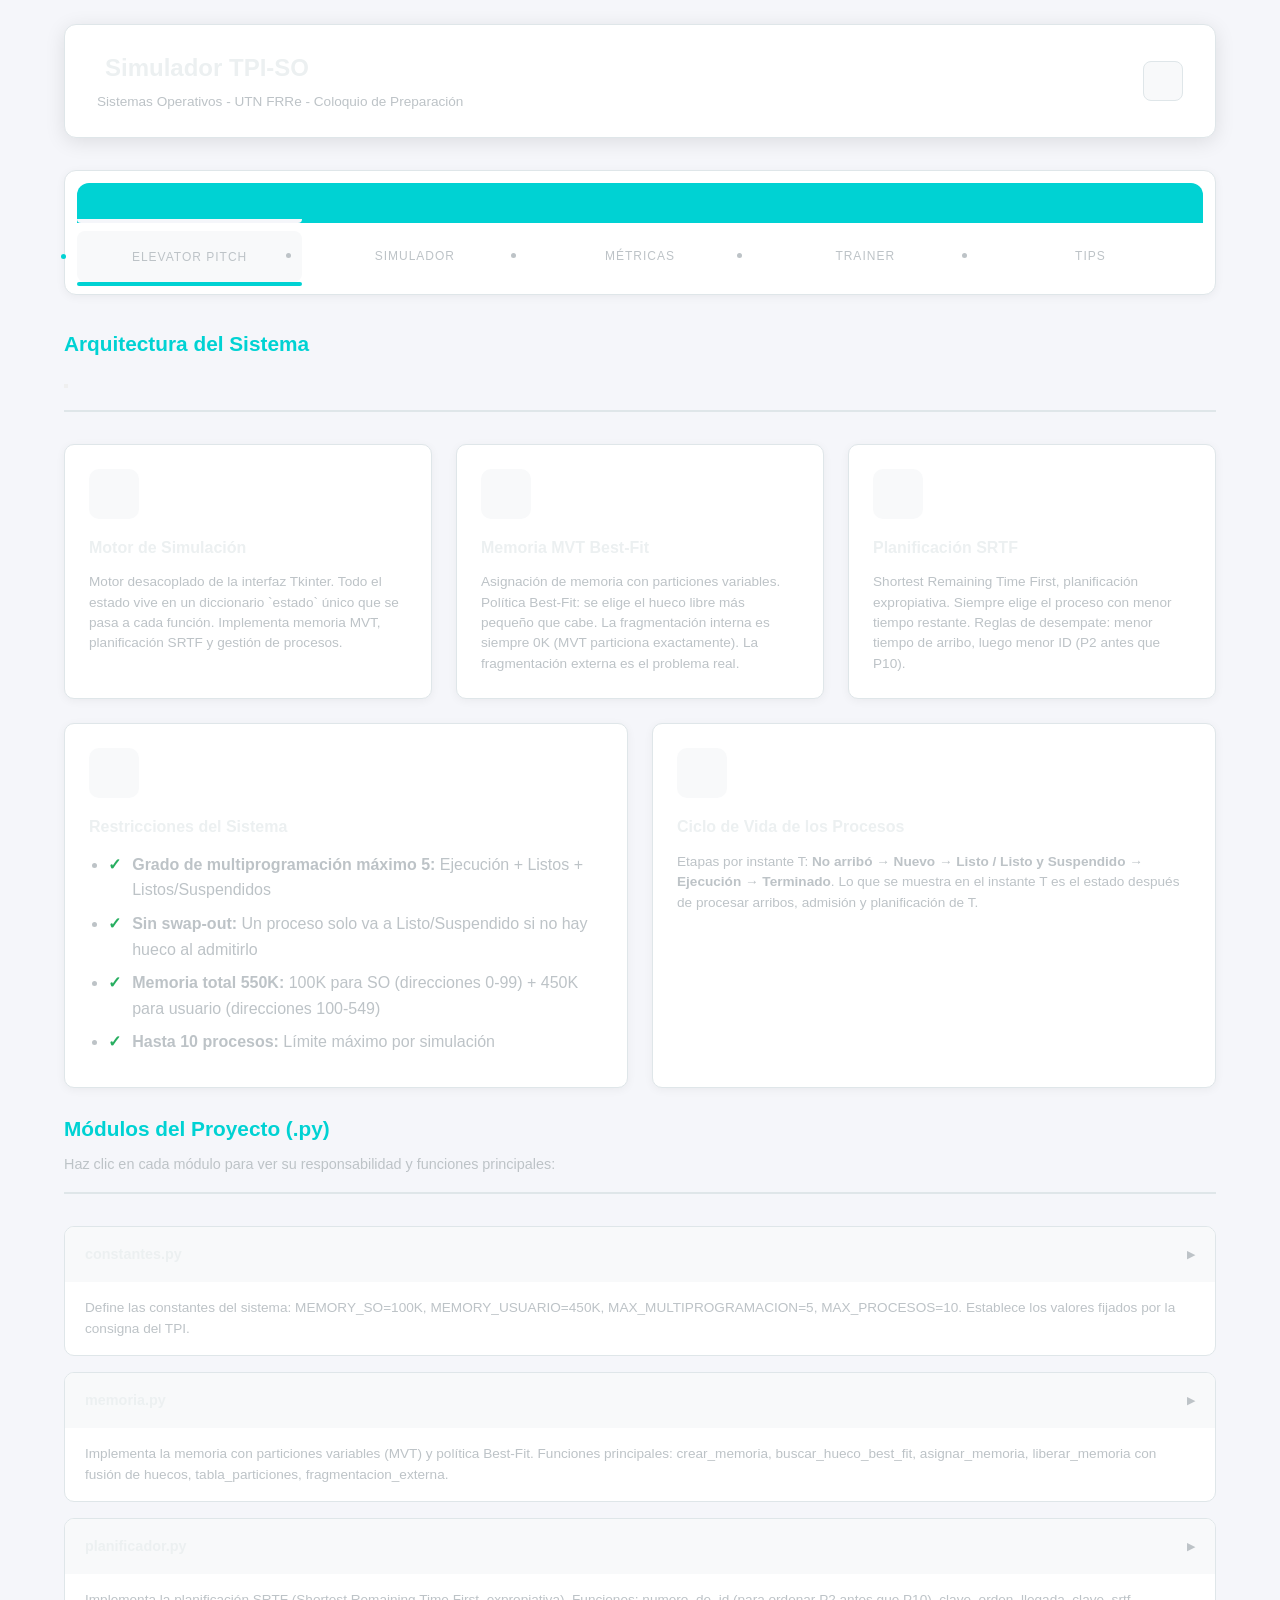
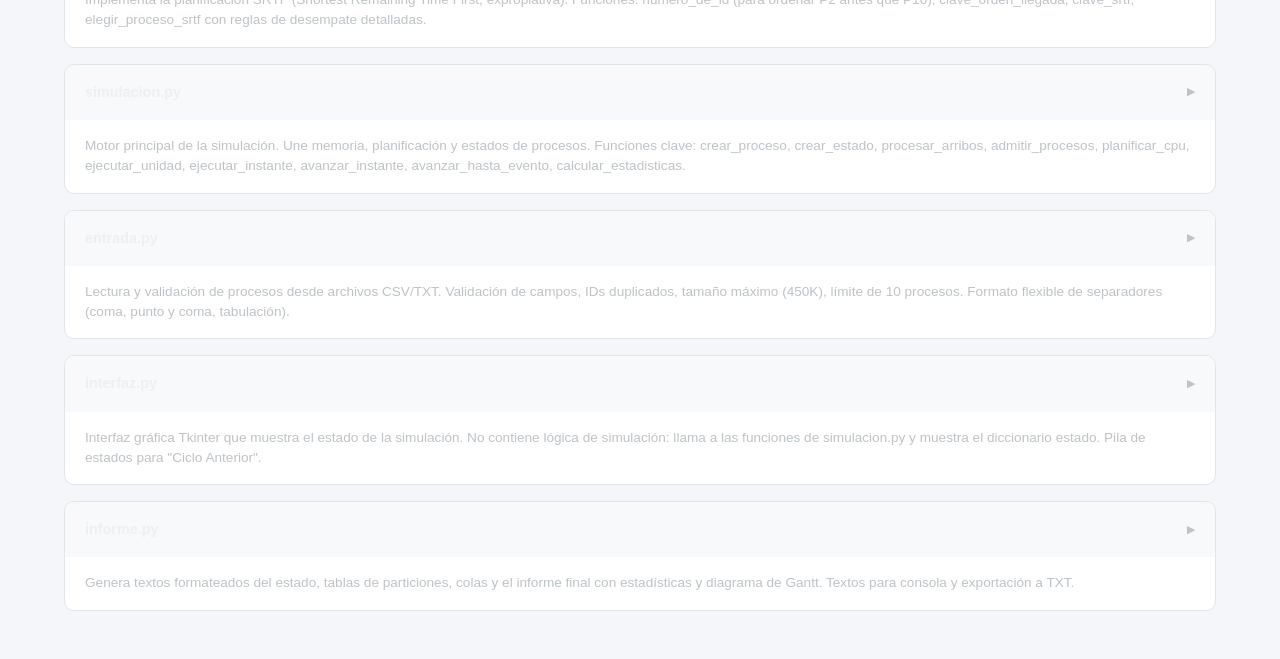
<file: web-coloquio/index.html>
<!DOCTYPE html>
<html lang="es" dir="ltr">
<head>
  <meta charset="UTF-8">
  <meta name="viewport" content="width=device-width, initial-scale=1.0">
  <title>Simulador TPI-SO - Coloquio de Sistemas Operativos</title>
  <link rel="stylesheet" href="styles.css">
  <link rel="manifest" href="manifest.json">
  <meta name="theme-color" content="#00d2d3">
</head>
<body>
  <div class="pwa-container">
    <!-- Header con título y modo oscuro/claro -->
    <header class="pwa-header">
      <div class="header-left">
        <h1><i class="fas fa-cpu pwa-icon"></i> Simulador TPI-SO</h1>
        <p class="header-subtitle">Sistemas Operativos - UTN FRRe - Coloquio de Preparación</p>
      </div>
      <div class="header-right">
        <button id="theme-toggle" class="theme-btn" aria-label="Alternar modo oscuro/claro">
          <i class="fas fa-moon moon-icon"></i>
        </button>
      </div>
    </header>

    <!-- Navegación de pestañas -->
    <nav class="pwa-tabs">
      <div class="tab-header">
        <span class="tab-indicator"></span>
      </div>
      <ul class="tab-nav">
        <li class="tab-item active" data-tab="elevator" role="tab" aria-selected="true" aria-label="Elevator Pitch">
          <div class="tab-icon"><i class="fas fa-quote-left"></i></div>
          <span class="tab-label">Elevator Pitch</span>
        </li>
        <li class="tab-item" data-tab="simulator" role="tab" aria-selected="false" aria-label="Simulador Interactivo">
          <div class="tab-icon"><i class="fas fa-simulator"></i></span>
          <span class="tab-label">Simulador</span>
        </li>
        <li class="tab-item" data-tab="metrics" role="tab" aria-selected="false" aria-label="Métricas y Fórmulas">
          <div class="tab-icon"><i class="fas fa-chart-bar"></i></span>
          <span class="tab-label">Métricas</span>
        </li>
        <li class="tab-item" data-tab="flashcards" role="tab" aria-selected="false" aria-label="Trainer de Coloquio">
          <div class="tab-icon"><i class="fas fa-brain"></i></span>
          <span class="tab-label">Trainer</span>
        </li>
        <li class="tab-item" data-tab="tips" role="tab" aria-selected="false" aria-label="Recomendaciones">
          <div class="tab-icon"><i class="fas fa-lightbulb"></i></span>
          <span class="tab-label">Tips</span>
        </li>
      </ul>
    </nav>

    <!-- Contenido de las pestañas -->
    <main class="pwa-main">
      <!-- TAB 1: Elevator Pitch -->
      <section id="elevator" class="pwa-section active">
        <div class="section-header">
          <h2><i class="fas fa-diagram-project"></i> Arquitectura del Sistema</h2>
          <button class="info-btn" aria-label="Más información sobre la arquitectura">
            <i class="fas fa-info-circle"></i>
          </button>
        </div>

        <div class="architecture-grid">
          <div class="arch-card">
            <div class="arch-icon"><i class="fas fa-database"></i></div>
            <h3>Motor de Simulación</h3>
            <p>Motor desacoplado de la interfaz Tkinter. Todo el estado vive en un diccionario `estado` único que se pasa a cada función. Implementa memoria MVT, planificación SRTF y gestión de procesos.</p>
          </div>

          <div class="arch-card">
            <div class="arch-icon"><i class="fas fa-memory"></i></div>
            <h3>Memoria MVT Best-Fit</h3>
            <p>Asignación de memoria con particiones variables. Política Best-Fit: se elige el hueco libre más pequeño que cabe. La fragmentación interna es siempre 0K (MVT particiona exactamente). La fragmentación externa es el problema real.</p>
          </div>

          <div class="arch-card">
            <div class="arch-icon"><i class="fas fa-cpu"></i></div>
            <h3>Planificación SRTF</h3>
            <p>Shortest Remaining Time First, planificación expropiativa. Siempre elige el proceso con menor tiempo restante. Reglas de desempate: menor tiempo de arribo, luego menor ID (P2 antes que P10).</p>
          </div>
        </div>

        <div class="architecture-grid">
          <div class="arch-card">
            <div class="arch-icon"><i class="fas fa-users"></i></div>
            <h3>Restricciones del Sistema</h3>
            <ul class="constraints-list">
              <li><strong>Grado de multiprogramación máximo 5:</strong> Ejecución + Listos + Listos/Suspendidos</li>
              <li><strong>Sin swap-out:</strong> Un proceso solo va a Listo/Suspendido si no hay hueco al admitirlo</li>
              <li><strong>Memoria total 550K:</strong> 100K para SO (direcciones 0-99) + 450K para usuario (direcciones 100-549)</li>
              <li><strong>Hasta 10 procesos:</strong> Límite máximo por simulación</li>
            </ul>
          </div>

          <div class="arch-card">
            <div class="arch-icon"><i class="fas fa-clock"></i></div>
            <h3>Ciclo de Vida de los Procesos</h3>
            <p>Etapas por instante T: <strong>No arribó → Nuevo → Listo / Listo y Suspendido → Ejecución → Terminado</strong>. Lo que se muestra en el instante T es el estado después de procesar arribos, admisión y planificación de T.</p>
          </div>
        </div>

        <div class="section-header">
          <h2><i class="fas fa-folder"></i> Módulos del Proyecto (.py)</h2>
          <p>Haz clic en cada módulo para ver su responsabilidad y funciones principales:</p>
        </div>

        <div class="modules-list">
          <div class="module-item" data-module="constantes">
            <div class="module-header">
              <h4><i class="fas fa-history"></i> constantes.py</h4>
              <span class="module-expand">▶</span>
            </div>
            <div class="module-content">
              <p>Define las constantes del sistema: MEMORY_SO=100K, MEMORY_USUARIO=450K, MAX_MULTIPROGRAMACION=5, MAX_PROCESOS=10. Establece los valores fijados por la consigna del TPI.</p>
            </div>
          </div>

          <div class="module-item" data-module="memoria">
            <div class="module-header">
              <h4><i class="fas fa-layer-group"></i> memoria.py</h4>
              <span class="module-expand">▶</span>
            </div>
            <div class="module-content">
              <p>Implementa la memoria con particiones variables (MVT) y política Best-Fit. Funciones principales: crear_memoria, buscar_hueco_best_fit, asignar_memoria, liberar_memoria con fusión de huecos, tabla_particiones, fragmentacion_externa.</p>
            </div>
          </div>

          <div class="module-item" data-module="planificador">
            <div class="module-header">
              <h4><i class="fas fa-sort-alpha-down"></i> planificador.py</h4>
              <span class="module-expand">▶</span>
            </div>
            <div class="module-content">
              <p>Implementa la planificación SRTF (Shortest Remaining Time First, expropiativa). Funciones: numero_de_id (para ordenar P2 antes que P10), clave_orden_llegada, clave_srtf, elegir_proceso_srtf con reglas de desempate detalladas.</p>
            </div>
          </div>

          <div class="module-item" data-module="simulacion">
            <div class="module-header">
              <h4><i class="fas fa-server"></i> simulacion.py</h4>
              <span class="module-expand">▶</span>
            </div>
            <div class="module-content">
              <p>Motor principal de la simulación. Une memoria, planificación y estados de procesos. Funciones clave: crear_proceso, crear_estado, procesar_arribos, admitir_procesos, planificar_cpu, ejecutar_unidad, ejecutar_instante, avanzar_instante, avanzar_hasta_evento, calcular_estadisticas.</p>
            </div>
          </div>

          <div class="module-item" data-module="entrada">
            <div class="module-header">
              <h4><i class="fas fa-file-import"></i> entrada.py</h4>
              <span class="module-expand">▶</span>
            </div>
            <div class="module-content">
              <p>Lectura y validación de procesos desde archivos CSV/TXT. Validación de campos, IDs duplicados, tamaño máximo (450K), límite de 10 procesos. Formato flexible de separadores (coma, punto y coma, tabulación).</p>
            </div>
          </div>

          <div class="module-item" data-module="interfaz">
            <div class="module-header">
              <h4><i class="fas fa-desktop"></i> interfaz.py</h4>
              <span class="module-expand">▶</span>
            </div>
            <div class="module-content">
              <p>Interfaz gráfica Tkinter que muestra el estado de la simulación. No contiene lógica de simulación: llama a las funciones de simulacion.py y muestra el diccionario estado. Pila de estados para "Ciclo Anterior".</p>
            </div>
          </div>

          <div class="module-item" data-module="informe">
            <div class="module-header">
              <h4><i class="fas fa-file-text"></i> informe.py</h4>
              <span class="module-expand">▶</span>
            </div>
            <div class="module-content">
              <p>Genera textos formateados del estado, tablas de particiones, colas y el informe final con estadísticas y diagrama de Gantt. Textos para consola y exportación a TXT.</p>
            </div>
          </div>
        </div>
      </section>

      <!-- TAB 2: Simulador Interactivo -->
      <section id="simulator" class="pwa-section">
        <div class="section-header">
          <h2><i class="fas fa-simulator"></i> Simulador Interactivo Paso a Paso</h2>
          <p>Replica exacta la lógica de la simulación Python. Inicialización en T=0, las 5 micro-etapas de cada avance [T, T+1), visualización en vivo.</p>
        </div>

        <!-- Controles de simulación -->
        <div class="simulation-controls">
          <div class="control-group">
            <button class="btn btn-primary" id="btn-reiniciar" disabled>
              <i class="fas fa-undo"></i> Reiniciar (T=0)
            </button>
            <button class="btn btn-success" id="btn-paso" disabled>
              <i class="fas fa-step-forward"></i> Avanzar 1 Instante (T → T+1)
            </button>
            <button class="btn btn-info" id="btn-evento" disabled>
              <i class="fas fa-arrow-right"></i> Siguiente Evento (Arribo/Fin)
            </button>
            <button class="btn btn-warning" id="btn-retroceder" disabled>
              <i class="fas fa-step-backward"></i> Ciclo Anterior
            </button>
          </div>

          <div class="control-group" style="justify-content: flex-start;">
            <button class="btn btn-secondary" id="btn-lote-1">Lote 1</button>
            <button class="btn btn-secondary" id="btn-lote-2">Lote 2</button>
            <button class="btn btn-secondary" id="btn-lote-3">Lote 3</button>
            <button class="btn btn-secondary" id="btn-lote-4">Lote 4</button>
            <button class="btn btn-secondary" id="btn-lote-5">Lote 5</button>
            <button class="btn btn-secondary" id="btn-lote-6">Lote 6</button>
          </div>
        </div>

        <!-- Panel de estado en vivo -->
        <div class="live-status">
          <div class="status-card">
            <div class="status-header">
              <span class="status-label">Reloj del Sistema</span>
              <span class="status-value" id="reloj-t">--</span>
            </div>
            <div class="status-header">
              <span class="status-label">Grado Multiprogramación</span>
              <span class="status-value" id="grado">0/5</span>
            </div>
          </div>

          <div class="status-card">
            <div class="status-header">
              <span class="status-label">CPU</span>
              <span class="status-value" id="estado-cpu">LIBRE</span>
            </div>
            <div class="status-header">
              <span class="status-label">Restante</span>
              <span class="status-value" id="resto-cpu">-</span>
            </div>
          </div>

          <div class="status-card">
            <div class="status-header">
              <span class="status-label">Alertas SRTF</span>
              <span class="status-value" id="alertas">--</span>
            </div>
          </div>
        </div>

        <!-- Visualización de Memoria -->
        <div class="memory-visualization">
          <h3>Memoria MVT (550K: 100K SO + 450K Usuario)</h3>
          <div class="memory-bar" id="memory-bar">
            <div class="memory-segment so" style="width: 18.18%; background: #ff7675;">
              SO (100K)
            </div>
          </div>
          <p class="memory-desc">Particiones de memoria en tiempo real. Best-Fit con fusión de huecos contiguos al liberar.</p>
        </div>

        <!-- Tabla de procesos -->
        <div class="process-table">
          <h3>Colas de Procesos</h3>
          <div class="table-tabs">
            <button class="table-tab active" data-table="listos">Listos</button>
            <button class="table-tab" data-table="suspendidos">Listos y Suspendidos</button>
            <button class="table-tab" data-table="nuevos">Nuevos</button>
          </div>

          <table>
            <thead>
              <tr>
                <th>ID</th>
                <th>Tamaño</th>
                <th>Arribo</th>
                <th>Irrupción</th>
                <th>Restante</th>
                <th>Estado</th>
              </tr>
            </thead>
            <tbody id="processes-body">
              <tr><td colspan="6" class="empty-state">Cargue un lote o agregue procesos</td></tr>
            </tbody>
          </table>
        </div>

        <!-- Diagrama de Gantt -->
        <div class="gantt-chart">
          <h3>Diagrama de Gantt Dinámico</h3>
          <canvas id="gantt-canvas" width="800" height="50"></canvas>
          <p class="gantt-legend">
            <span class="legend-item"><div class="legend-color" style="background: #3498db;"></div>CPU</span>
            <span class="legend-item"><div class="legend-color" style="background: #f1c40f;"></div>Ociosa</span>
          </p>
        </div>

        <!-- Log de sucesos -->
        <div class="event-log">
          <h3>Log de Sucesos (últimos)</h3>
          <div class="log-container">
            <div class="log-empty" id="log-empty">
              Cargue un lote para ver los sucesos de simulación
            </div>
            <div class="log-content" id="log-content"></div>
          </div>
        </div>
      </section>

      <!-- TAB 3: Métricas y Fórmulas -->
      <section id="metrics" class="pwa-section">
        <div class="section-header">
          <h2><i class="fas fa-chart-bar"></i> Métricas y Fórmulas en Vivo</h2>
          <p>Cálculo automático de Retorno, Espera, TRP, TEP y rendimiento. Fórmulas conceptuales explicadas.</p>
        </div>

        <div class="metrics-cards">
          <div class="metric-card card-trp">
            <div class="metric-value" id="metric-trp">--</div>
            <div class="metric-label">TRP (Retorno Promedio)</div>
            <div class="metric-description">Retorno = Fin - Arribo</div>
          </div>

          <div class="metric-card card-tep">
            <div class="metric-value" id="metric-tep">--</div>
            <div class="metric-label">TEP (Espera Promedio)</div>
            <div class="metric-description">Espera = Retorno - Irrupción</div>
          </div>

          <div class="metric-card card-rendimiento">
            <div class="metric-value" id="metric-rendimiento">--</div>
            <div class="metric-label">Rendimiento</div>
            <div class="metric-description">Procesos / Tiempo total</div>
          </div>

          <div class="metric-card card-tiempo">
            <div class="metric-value" id="metric-tiempo">--</div>
            <div class="metric-label">Tiempo Total</div>
            <div class="metric-description">Unidades de tiempo</div>
          </div>
        </div>

        <div class="process-stats-table">
          <h4>Tabla de Procesos con Cálculo de Métricas</h4>
          <table>
            <thead>
              <tr>
                <th>ID</th>
                <th>Tamaño</th>
                <th>Arribo</th>
                <th>Irrupción</th>
                <th>Fin</th>
                <th>Retorno</th>
                <th>Espera</th>
              </tr>
            </thead>
            <tbody id="processes-stats-body">
              <tr><td colspan="7" class="empty-state">Cargue un lote para ver las métricas</td></tr>
            </tbody>
          </table>
        </div>

        <div class="formulas-section">
          <h4>Fórmulas Conceptuales</h4>
          <div class="formulas-grid">
            <div class="formula-box">
              <h5>Retorno (TR)</h5>
              <p><strong>TR = Fin - Arribo</strong></p>
              <p>Mide el tiempo total que un proceso estuvo en el sistema, desde su arribo hasta su finalización.</p>
            </div>

            <div class="formula-box">
              <h5>Espera (TE)</h5>
              <p><strong>TE = TR - Irrupción</strong></p>
              <p>Mide el tiempo que el proceso esperó en colas (Listos, Suspendido) y ejecutándose en CPU. Incluye tiempo en estado suspendido.</p>
            </div>

            <div class="formula-box">
              <h5>Tiempo de Retorno Promedio (TRP)</h5>
              <p><strong>TRP = ΣTR / N</strong></p>
              <p>Promedio de los retornos de todos los procesos terminados.</p>
            </div>

            <div class="formula-box">
              <h5>Tiempo de Espera Promedio (TEP)</h5>
              <p><strong>TEP = ΣTE / N</strong></p>
              <p>Promedio de las esperas de todos los procesos terminados.</p>
            </div>

            <div class="formula-box">
              <h5>Rendimiento del Sistema</h5>
              <p><strong>Rendimiento = N / Tiempo_total</strong></p>
              <p>Cantidad de procesos terminados divididos por el tiempo total de simulación (desde T=0).</p>
            </div>

            <div class="formula-box">
              <h5>Concepto Clave: Espera incluye...</h5>
              <p><strong>El tiempo en estado suspendido y en cola de listos cuenta como espera.</strong></p>
              <p>Desde el arribo hasta la finalización, todo el tiempo que el proceso no está ejecutándose en CPU cuenta como "espera". Esto es crucial en sistemas con suspensión por fragmentación externa.</p>
            </div>
          </div>
        </div>

        <div class="lotes-info">
          <h4>Datos de los Lotes de Prueba de la Cátedra</h4>
          <div class="lotes-grid">
            <div class="lote-card">
              <div class="lote-header">
                <span class="lote-number">Lote 1</span>
                <span class="lote-trp">TRP: 2.60</span>
              </div>
              <p class="lote-descripcion">Arribos espaciados, CPU ociosa</p>
            </div>

            <div class="lote-card">
              <div class="lote-header">
                <span class="lote-number">Lote 2</span>
                <span class="lote-trp">TRP: 26.20</span>
              </div>
              <p class="lote-descripcion">Todos en T=0, procesos suspendidos</p>
            </div>

            <div class="lote-card">
              <div class="lote-header">
                <span class="lote-number">Lote 3</span>
                <span class="lote-trp">TRP: 20.00</span>
              </div>
              <p class="lote-descripcion">Más de 5 procesos simultáneos</p>
            </div>

            <div class="lote-card">
              <div class="lote-header">
                <span class="lote-number">Lote 4</span>
                <span class="lote-trp">TRP: 15.90</span>
              </div>
              <p class="lote-descripcion">10 procesos con expropiaciones</p>
            </div>

            <div class="lote-card">
              <div class="lote-header">
                <span class="lote-number">Lote 5</span>
                <span class="lote-trp">TRP: 6.00</span>
              </div>
              <p class="lote-descripcion">P2 de 451K (se descarta P1 y P3)</p>
            </div>

            <div class="lote-card">
              <div class="lote-header">
                <span class="lote-number">Lote 6</span>
                <span class="lote-trp">TRP: 19.40</span>
              </div>
              <p class="lote-descripcion">12 procesos (se toman P1 a P10)</p>
            </div>
          </div>
        </div>
      </section>

      <!-- TAB 4: Trainer de Coloquio -->
      <section id="flashcards" class="pwa-section">
        <div class="section-header">
          <h2><i class="fas fa-brain"></i> Trainer de Coloquio - Preguntas Difíciles</h2>
          <p>Flashcards interactivas con preguntas basadas en la documentación y casos borde del código. Práctica para la defensa oral.</p>
        </div>

        <div class="flashcards-area">
          <div class="flashcards-intro">
            <p>Seleccione un conjunto de preguntas para practicar:</p>
            <div class="flashcard-options">
              <button class="flashcard-option option-lote1" data-set="lote1">Lote 1 - Casos básicos</button>
              <button class="flashcard-option option-lote2" data-set="lote2">Lote 2 - Procesos suspendidos</button>
              <button class="flashcard-option option-lote3" data-set="lote3">Lote 3 - Más de 5 procesos</button>
              <button class="flashcard-option option-lote4" data-set="lote4">Lote 4 - Expropiaciones</button>
              <button class="flashcard-option option-lote5" data-set="lote5">Lote 5 - Validación CSV</button>
              <button class="flashcard-option option-lote6" data-set="lote6">Lote 6 - 12 procesos</button>
              <button class="flashcard-option option-custom" data-set="custom">Preguntas Personalizadas</button>
            </div>
          </div>

          <div class="flashcard-container" id="flashcard-container">
            <!-- Flashcards se cargarán aquí -->
            <div class="no-flashcards" id="no-flashcards">
              <i class="fas fa-hand-pointer"></i>
              <h3>Seleccione un conjunto de preguntas arriba</h3>
              <p>Las flashcards aparecerán aquí después de cargar un conjunto.</p>
            </div>
          </div>

          <div class="flashcard-controls">
            <button class="btn btn-prev" id="btn-prev" disabled>
              <i class="fas fa-chevron-left"></i> Anterior
            </button>
            <span class="flashcard-counter" id="flashcard-counter">1 / 0</span>
            <button class="btn btn-next" id="btn-next" disabled>
              Siguiente <i class="fas fa-chevron-right"></i>
            </button>
          </div>
        </div>

        <div class="flashcard-details">
          <div class="flashcard-panel question" id="flashcard-question">
            <div class="panel-header">
              <h4>Pregunta</h4>
              <span class="panel-close" aria-label="Cerrar">×</span>
            </div>
            <div class="panel-body" id="question-text">
              Seleccione un conjunto de preguntas para comenzar
            </div>
          </div>

          <div class="flashcard-panel answer" id="flashcard-answer" style="display: none;">
            <div class="panel-header">
              <h4>Respuesta</h4>
              <span class="panel-close" aria-label="Cerrar">×</span>
            </div>
            <div class="panel-body" id="answer-text">
              Seleccione un conjunto de preguntas para comenzar
            </div>
            <div class="panel-footer">
              <button class="btn btn-reveal" id="btn-reveal">
                <i class="fas fa-eye"></i> Revelar Respuesta
              </button>
            </div>
          </div>
        </div>
      </section>

      <!-- TAB 5: Recomendaciones -->
      <section id="tips" class="pwa-section">
        <div class="section-header">
          <h2><i class="fas fa-lightbulb"></i> Recomendaciones para Defender el TPI</h2>
          <p>Consejos prácticos para tu exposición de 5 minutos: estructura, lotes a elegir, preguntas trampa, checklist.</p>
        </div>

        <div class="tips-container">
          <div class="tip-card">
            <div class="tip-header">
              <div class="tip-icon"><i class="fas fa-align-left"></i></div>
              <span class="tip-number">1</span>
            </div>
            <div class="tip-content">
              <h4>Estructura de la Charla (5 minutos)</h4>
              <ol>
                <li><strong>Problema (1 min):</strong>Qué simula el sistema, por qué es importante MVT + SRTF</li>
                <li><strong>Arquitectura Desacoplada (1 min):</strong>Motor Python separado de la interfaz Tkinter</li>
                <li><strong>Flujo de un Instante (1 min):</strong>De T a T+1: ejecución, arribos, admisión, planificación</li>
                <li><strong>Demostración de Casos Bordes (2 min):</strong>Lote con fragmentación, suspendidos, expropiación</li>
              </ol>
            </div>
          </div>

          <div class="tip-card">
            <div class="tip-header">
              <div class="tip-icon"><i class="fas fa-database"></i></div>
              <span class="tip-number">2</span>
            </div>
            <div class="tip-content">
              <h4>Qué Lotes Elegir para Demostrar</h4>
              <ul>
                <li><strong>Lote 2:</strong> Todos en T=0, buena muestra de procesos suspendidos por fragmentación</li>
                <li><strong>Lote 3:</strong> Más de 5 procesos simultáneos, demuestra límite de multiprogramación 5</li>
                <li><strong>Lote 4:</strong> 10 procesos con expropiaciones, muestra SRTF preemptivo en acción</li>
                <li><strong>Lote 5:</strong> Valida CSV, proceso de 451K descartado, conceptos de límite de memoria</li>
              </ul>
            </div>
          </div>

          <div class="tip-card">
            <div class="tip-header">
              <div class="tip-icon"><i class="fas fa-shield-alt"></i></div>
              <span class="tip-number">3</span>
            </div>
            <div class="tip-content">
              <h4>Posibles Preguntas Trampa y Cómo Responder</h4>
              <ul>
                <li><strong>"¿Por qué no hay swap-out?"</strong>: Porque la consigna lo prohíbe; un proceso solo va a suspendido si al admitirlo no hay hueco</li>
                <li><strong>"¿Qué pasa con la fragmentación interna?"</strong>: Siempre 0K en MVT porque particiona exactamente al tamaño del proceso</li>
                <li><strong>"¿Por qué P2 antes que P10 en SRTF?"</strong>: Desempate por menor ID numérico (número de dígitos), no comparación textual</li>
                <li><strong>"¿Qué sucede cuando un proceso termina en T=3?"</strong>: En T=4 ya no está en CPU, su memoria se libera y fusiona huecos</li>
              </ul>
            </div>
          </div>

          <div class="tip-card">
            <div class="tip-header">
              <div class="tip-icon"><i class="fas fa-check-circle"></i></div>
              <span class="tip-number">4</span>
            </div>
            <div class="tip-content">
              <h4>Checklist Previo a la Entrega</h4>
              <ul>
                <li>[ ] Tests con pytest pasaron (ejecutar `python -m pytest tests/`)</li>
                <li>[ ] Ejecutable generado con PyInstaller (build.ps1)</li>
                <li>[ ] Carpeta lotes/ al lado del ejecutable</li>
                <li>[ ] README actualizado con resultados de los lotes</li>
                <li>[ ] Documentación del código (constantes.py, memoria.py, planificador.py, simulacion.py)</li>
                <li>[ ] Informe final generado y exportado</li>
                <li>[ ] Diagrama de Gantt verificado contra resultados esperados</li>
              </ul>
            </div>
          </div>
        </div>
      </section>
    </main>
  </div>

  <!-- Modal para flashcard personalizada -->
  <div id="custom-flashcard-modal" class="modal">
    <div class="modal-content">
      <span class="modal-close" aria-label="Cerrar">&times;</span>
      <h2>Nueva Flashcard Personalizada</h2>
      <form id="custom-flashcard-form">
        <div class="form-group">
          <label for="question-text">Pregunta</label>
          <textarea id="question-text" rows="3" placeholder="Escriba su pregunta difícil de defensa..." required></textarea>
        </div>
        <div class="form-group">
          <label for="answer-text">Respuesta</label>
          <textarea id="answer-text" rows="3" placeholder="Escriba la respuesta correcta..." required></textarea>
        </div>
        <div class="form-actions">
          <button type="submit" class="btn btn-primary">Guardar Flashcard</button>
          <button type="button" class="btn btn-secondary" onclick="closeCustomModal()">Cancelar</button>
        </div>
      </form>
    </div>
  </div>

  <script src="app.js"></script>
</body>
</html>
</file>
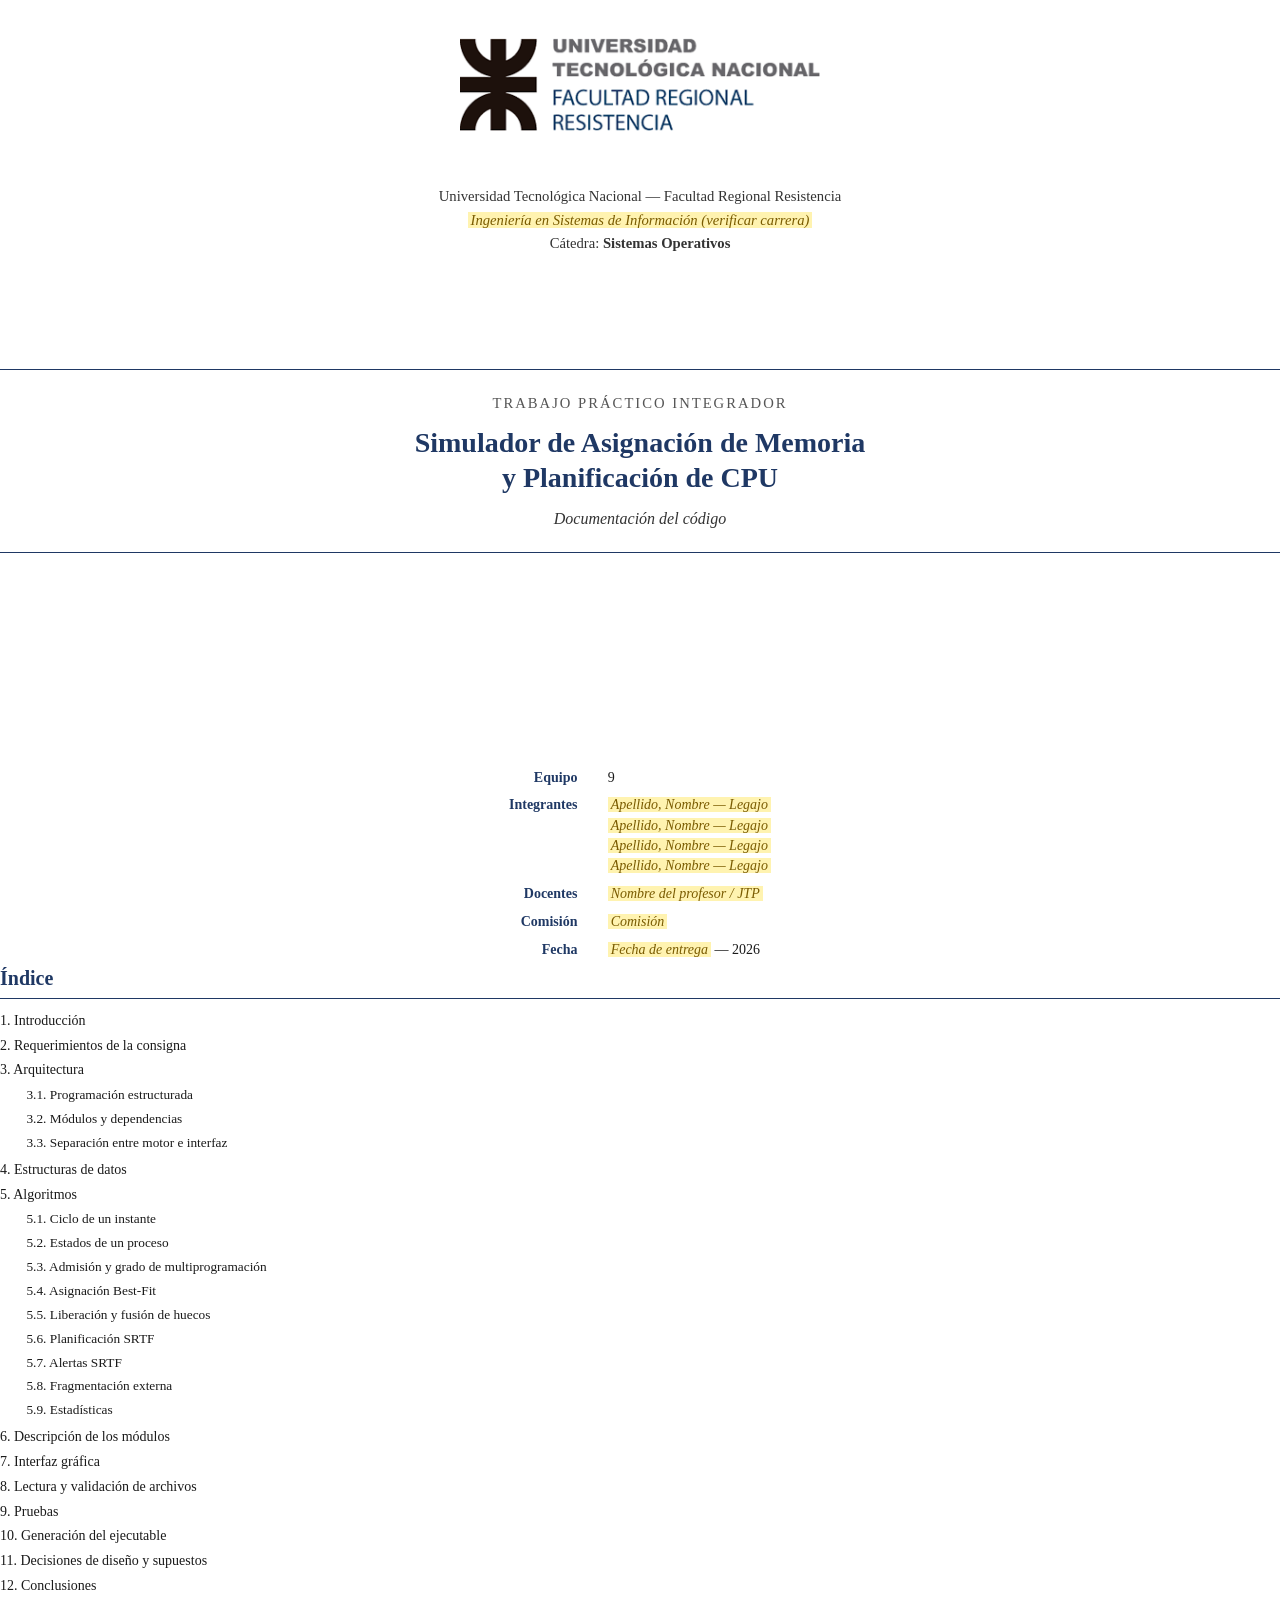
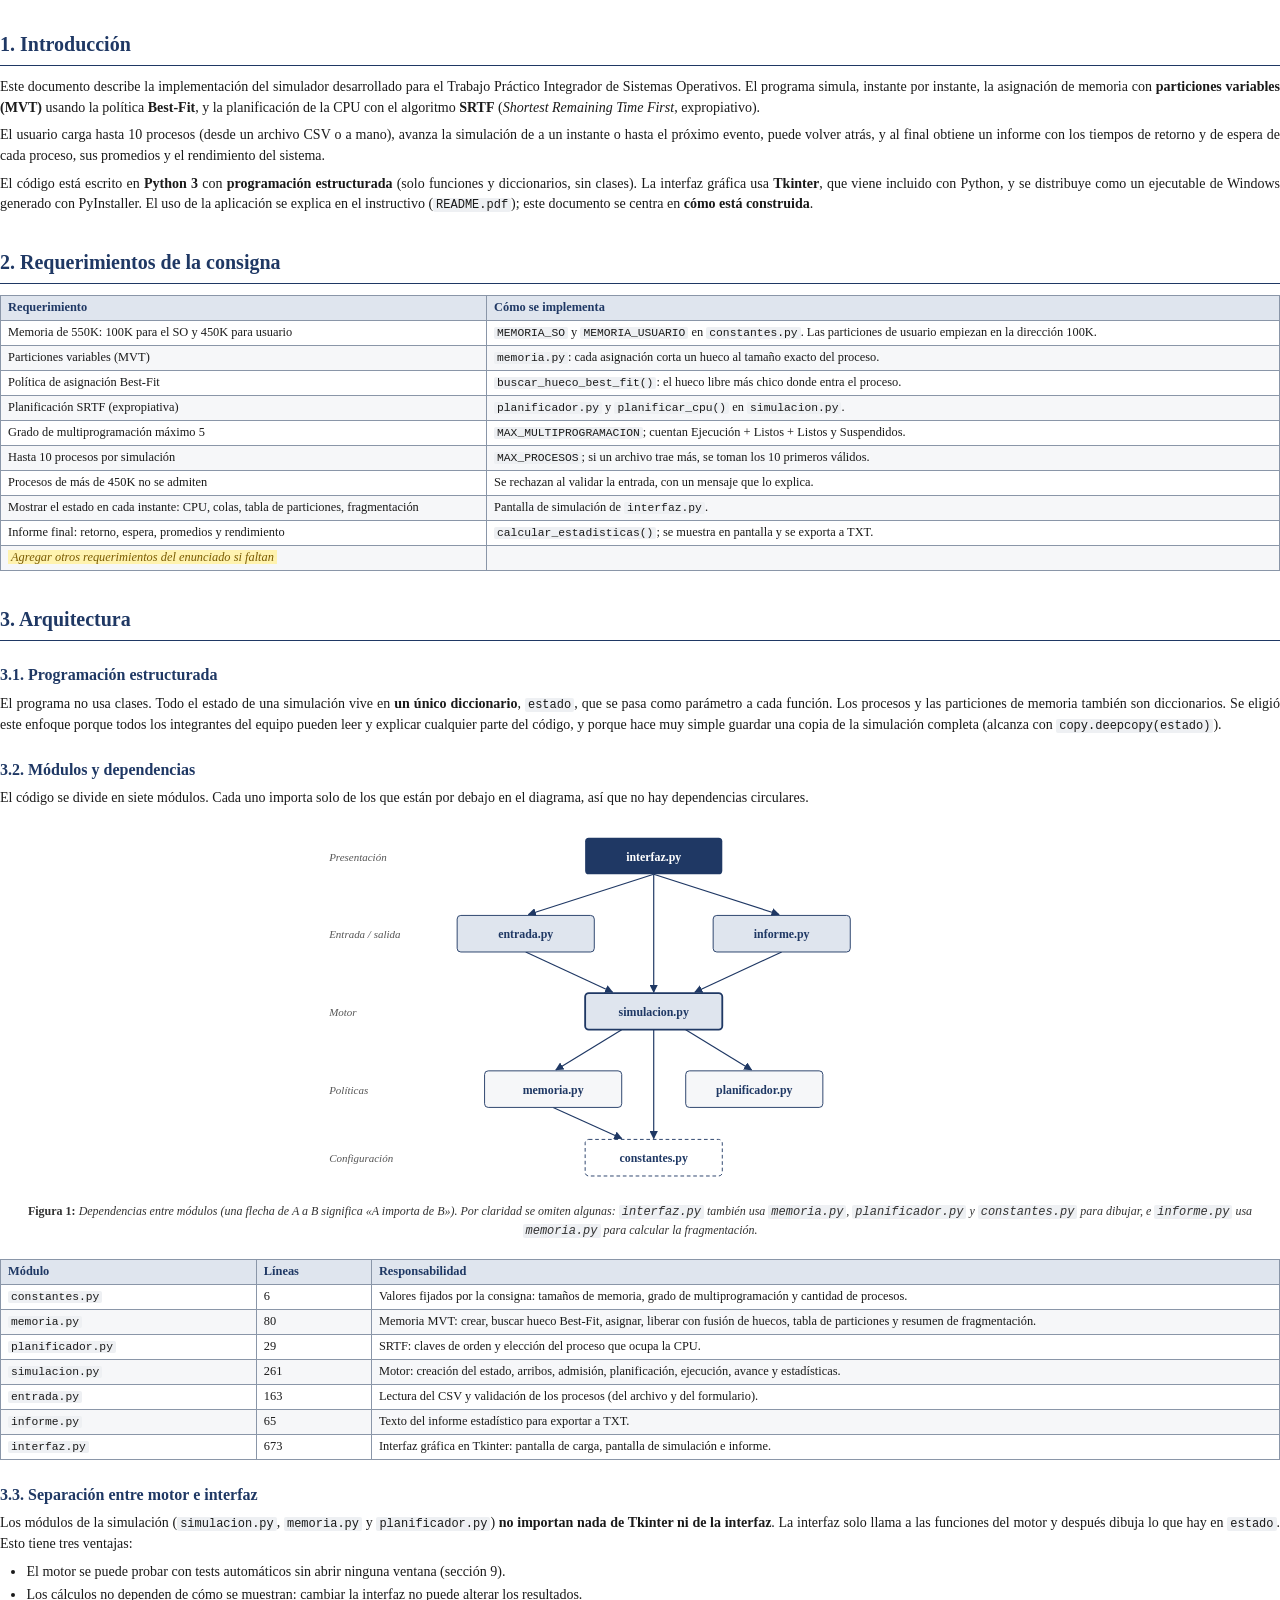
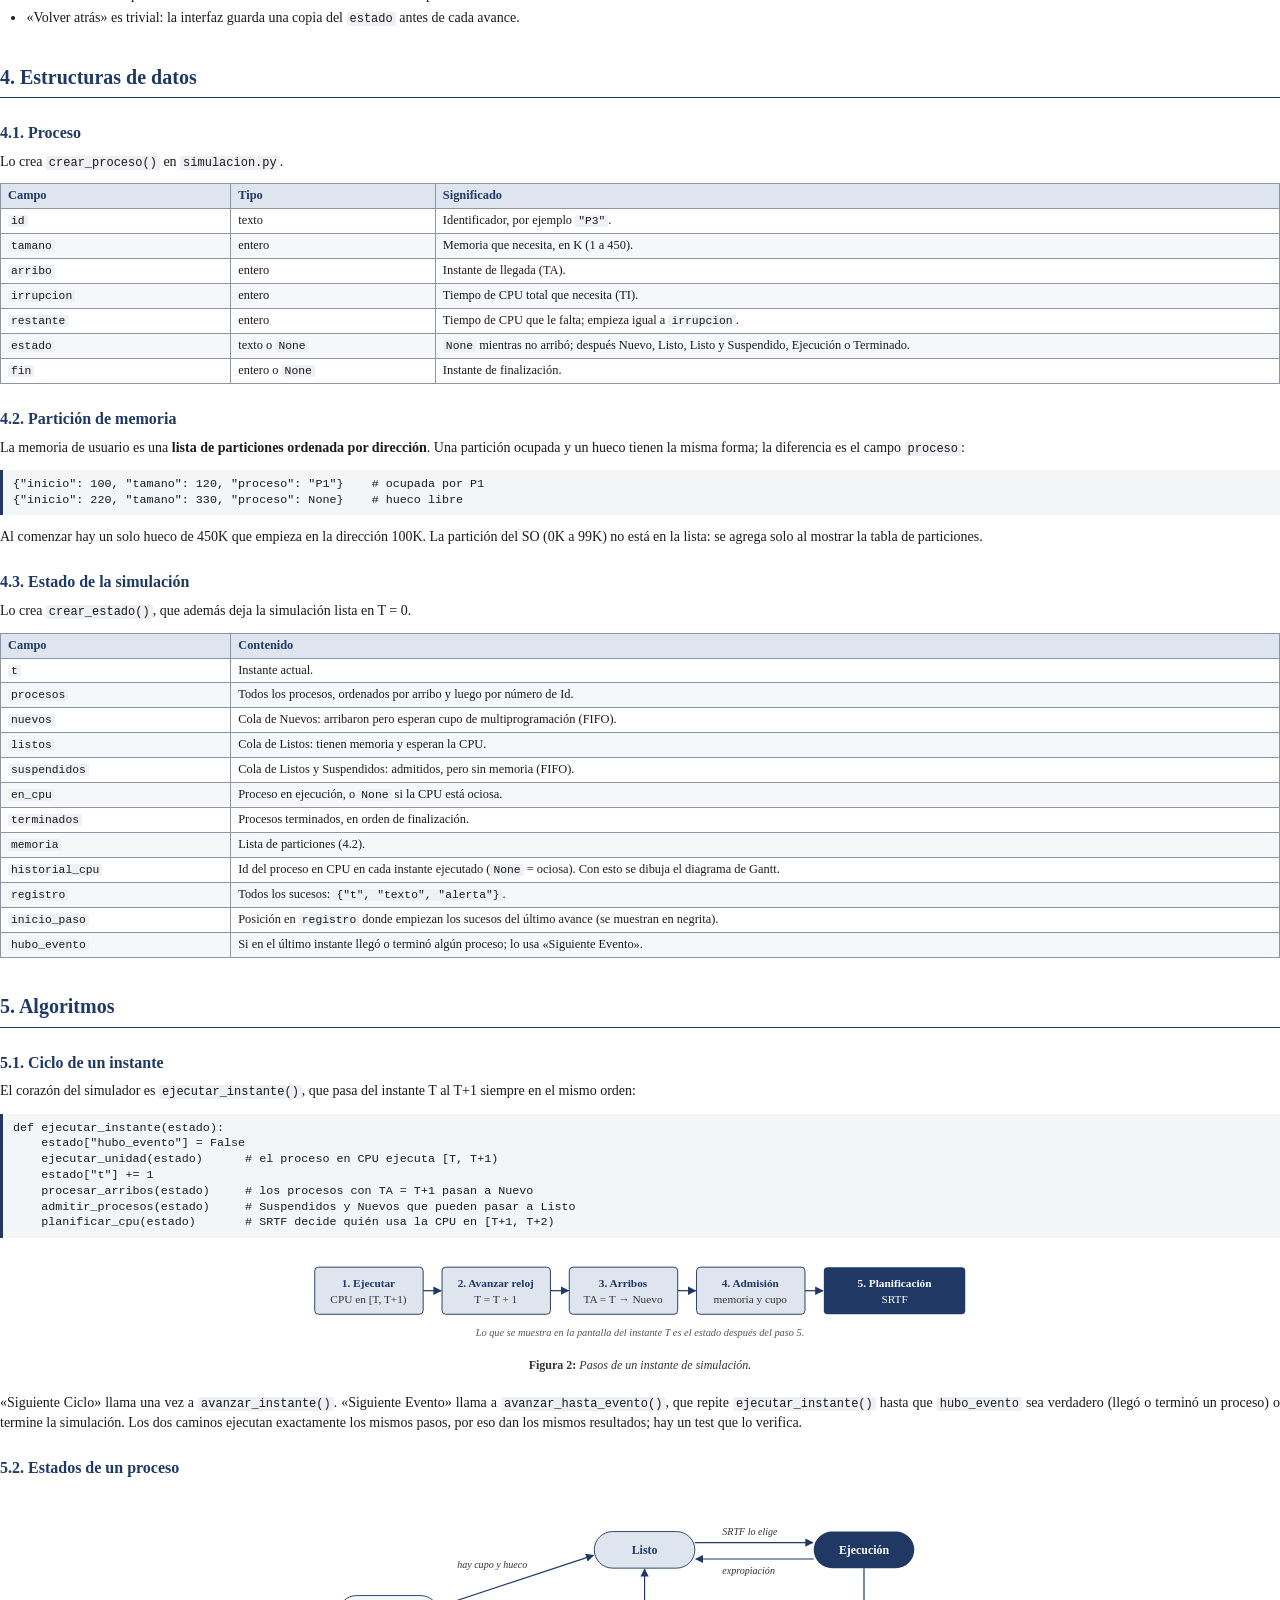
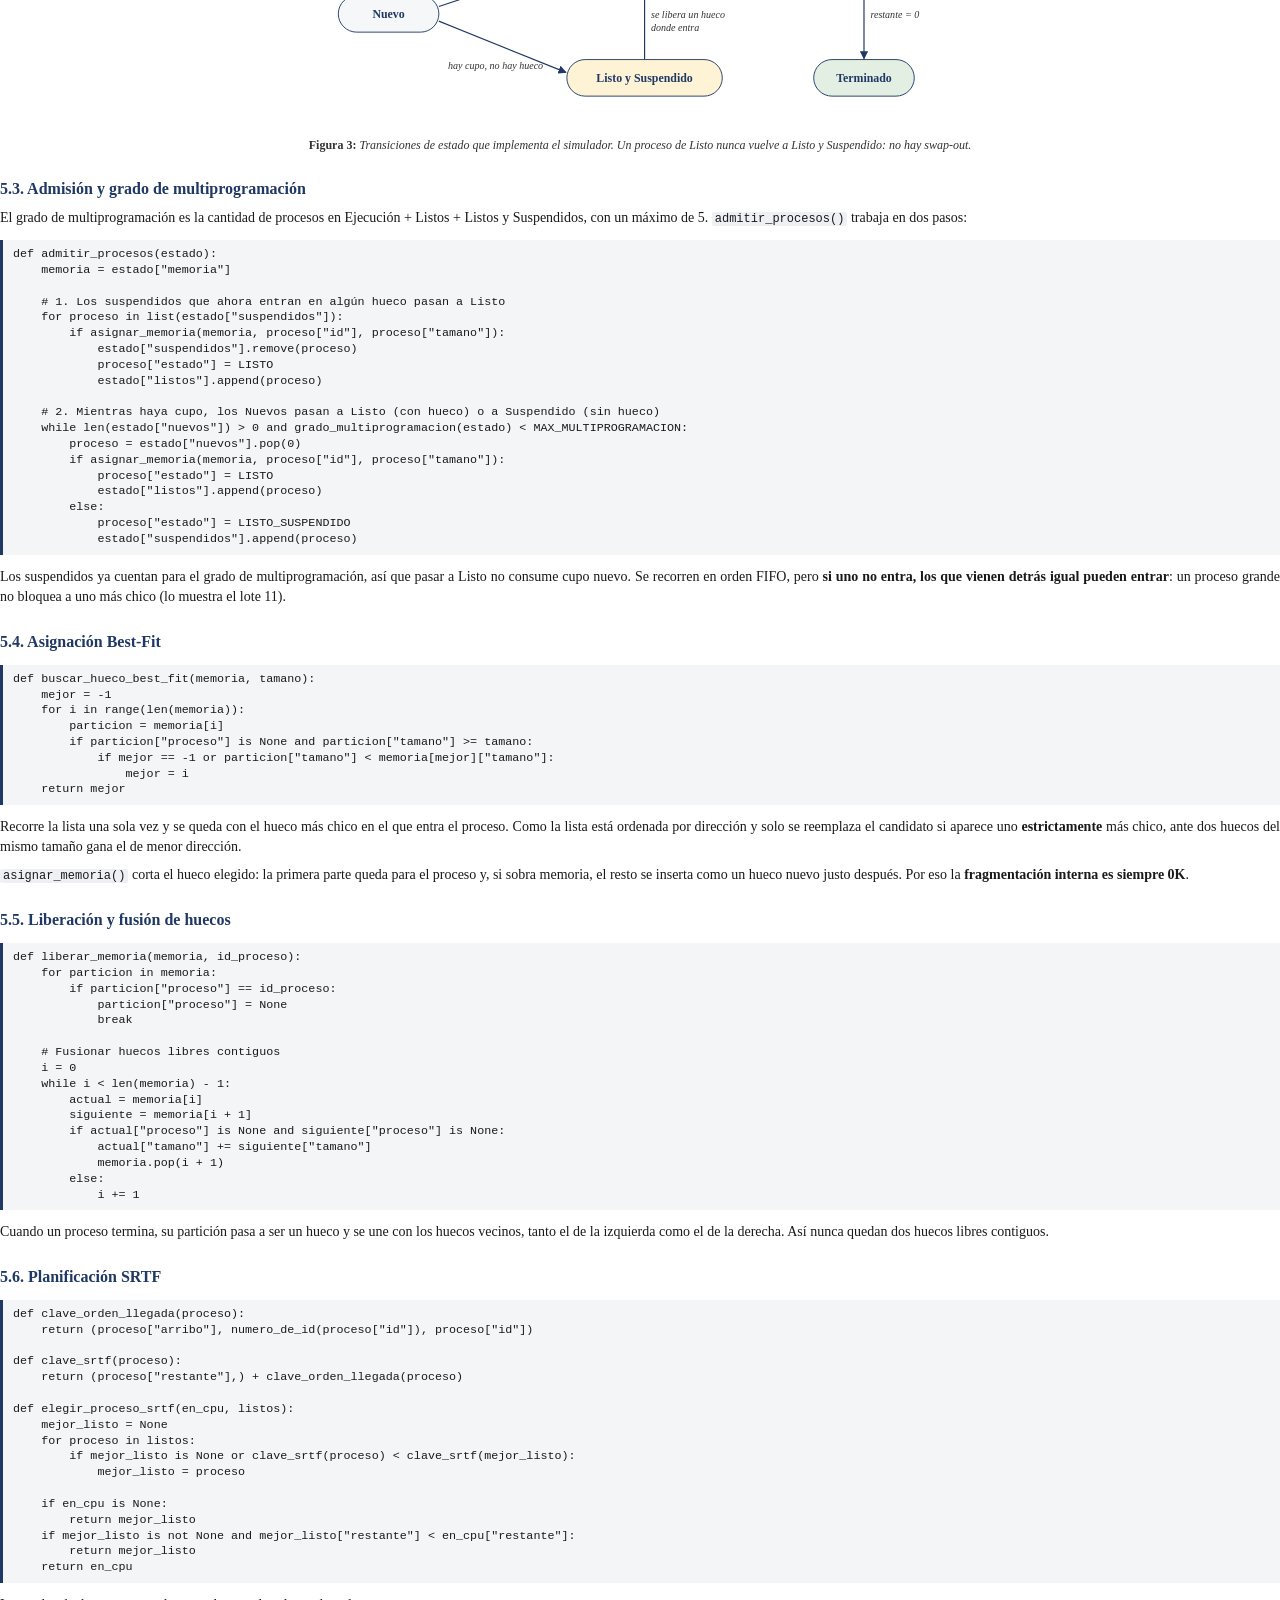
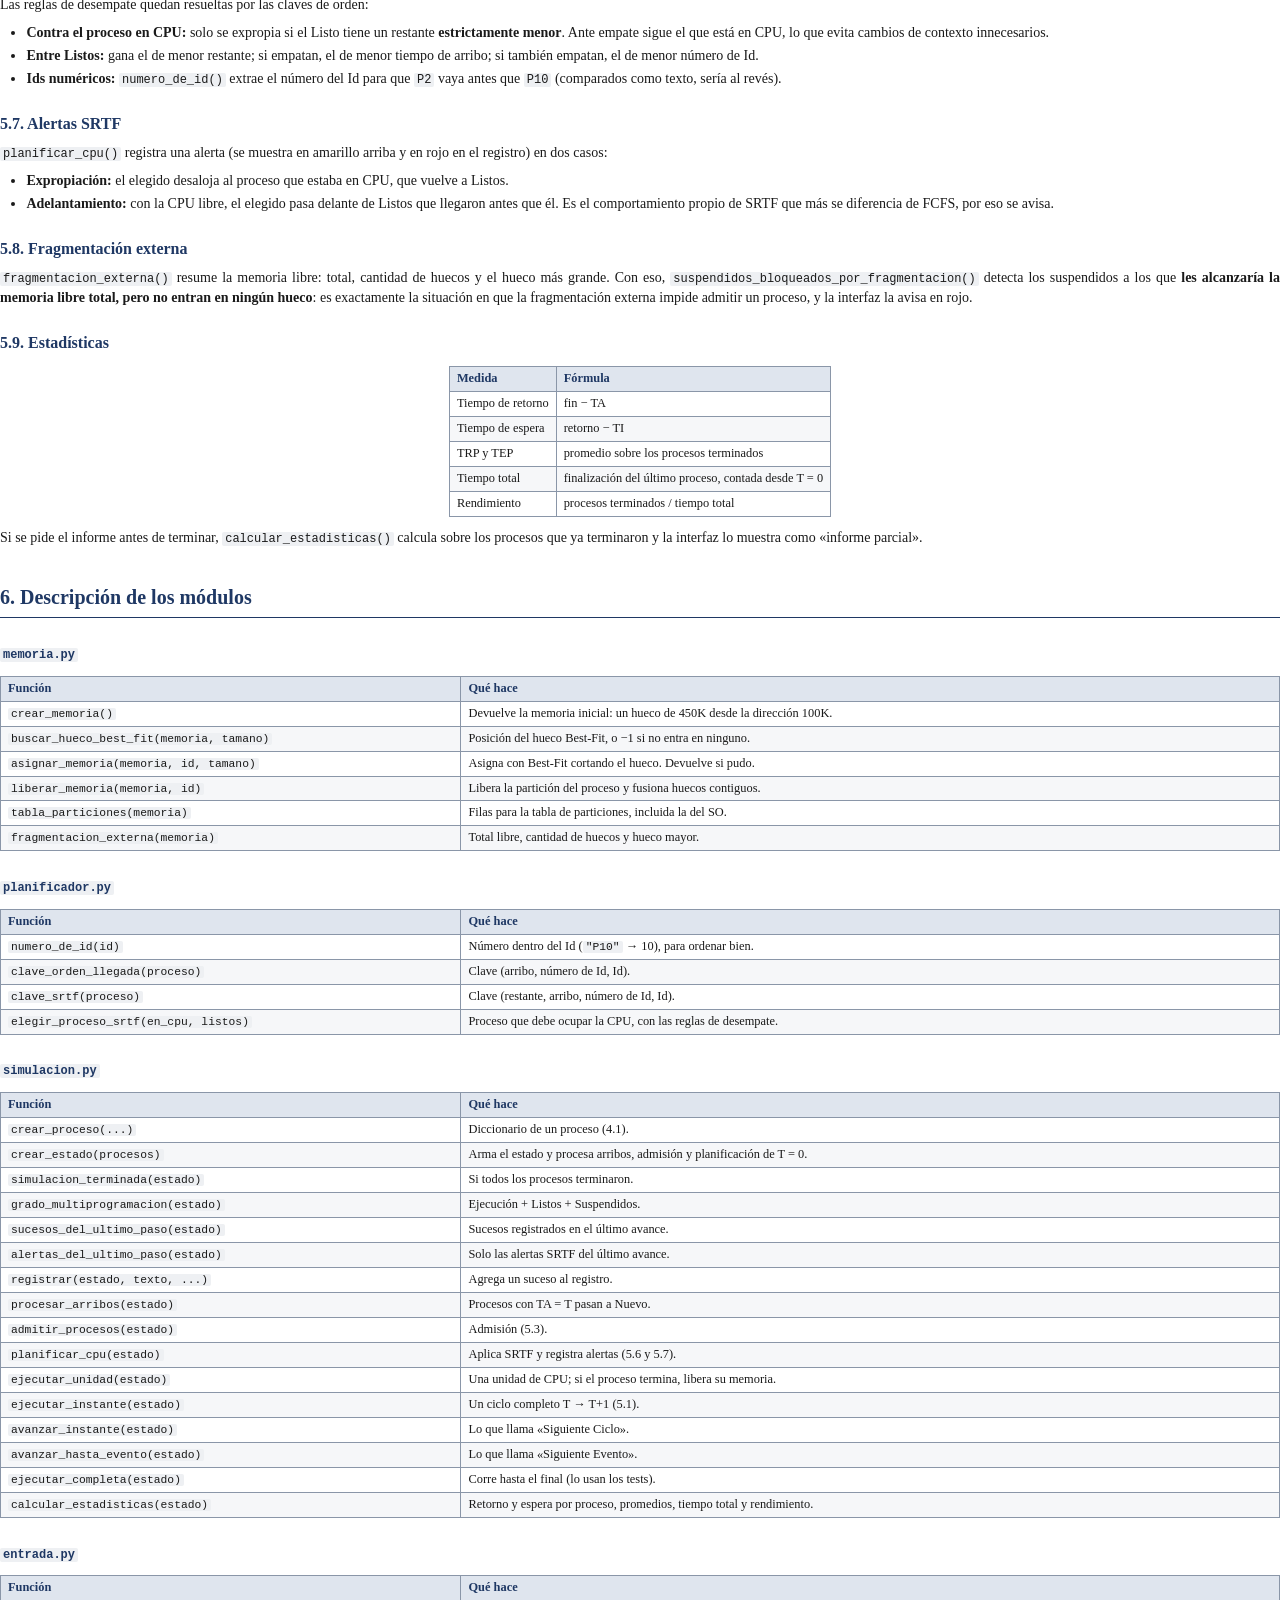
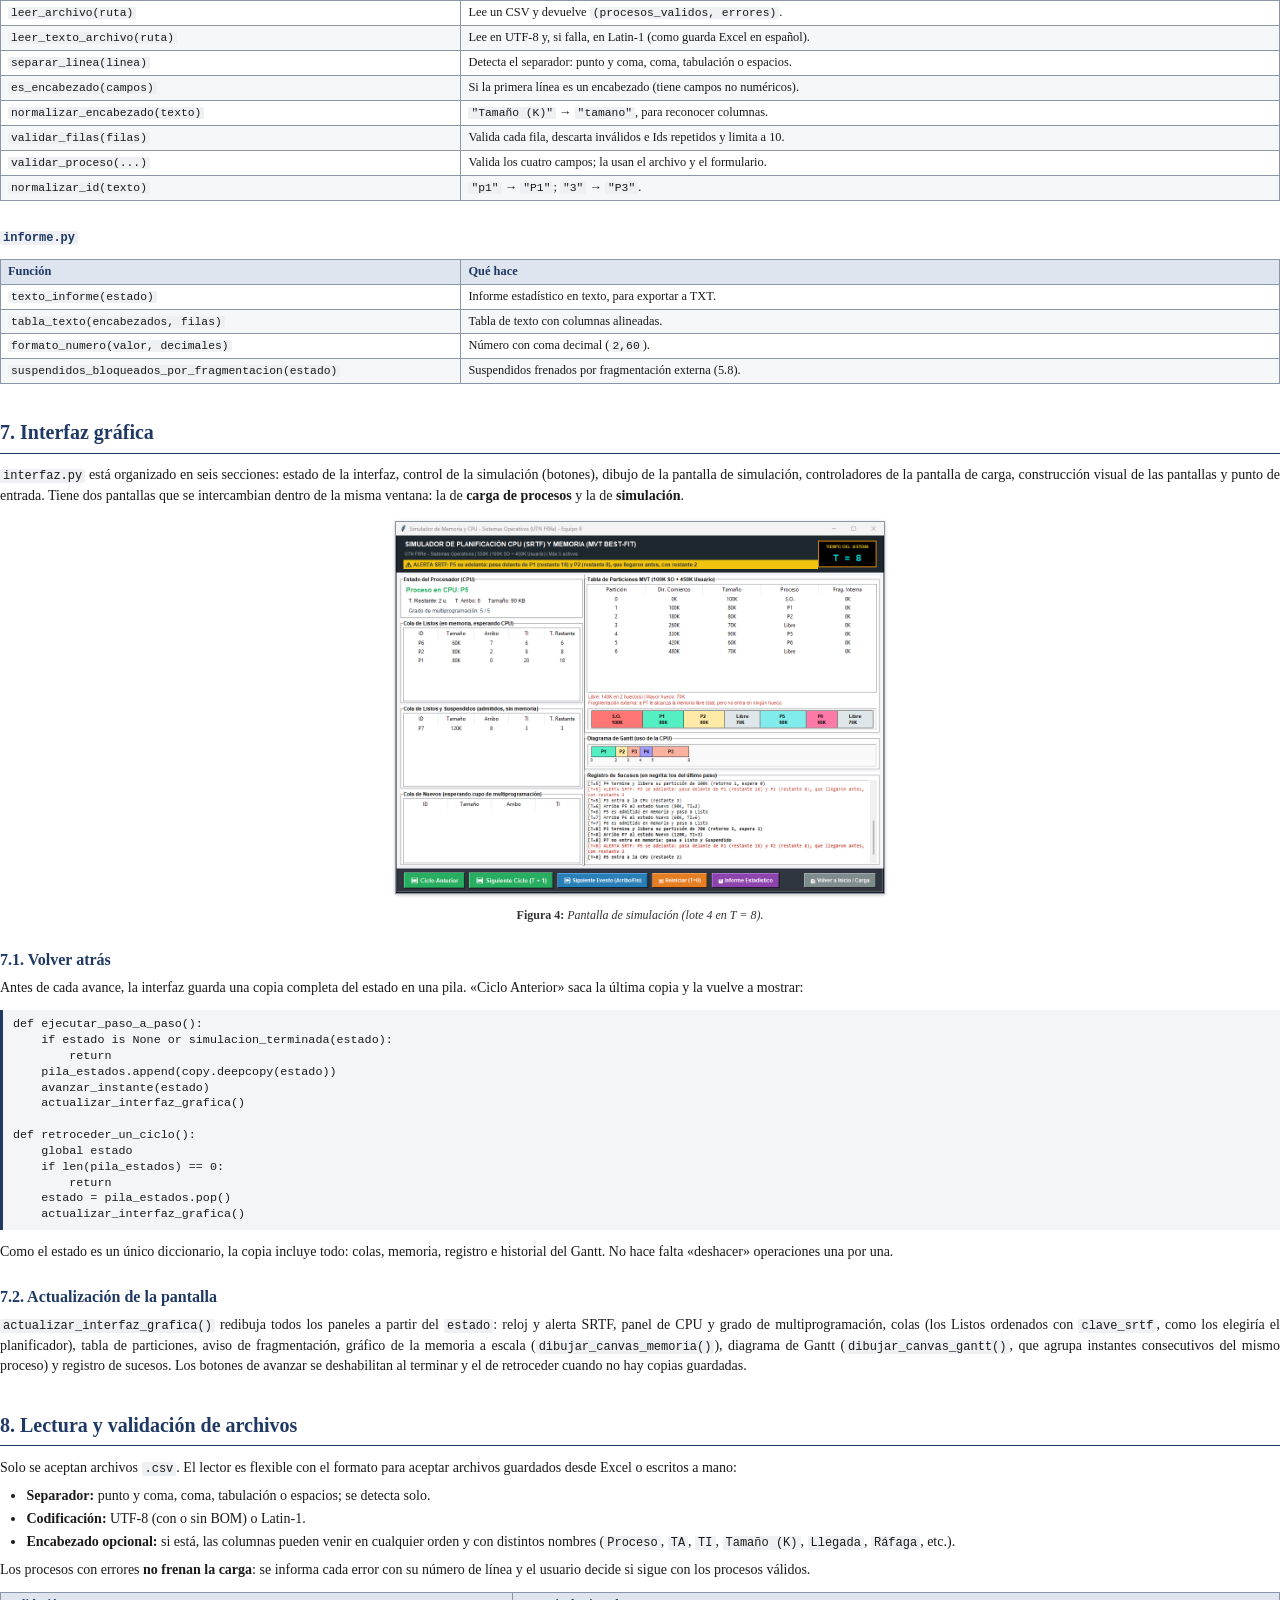
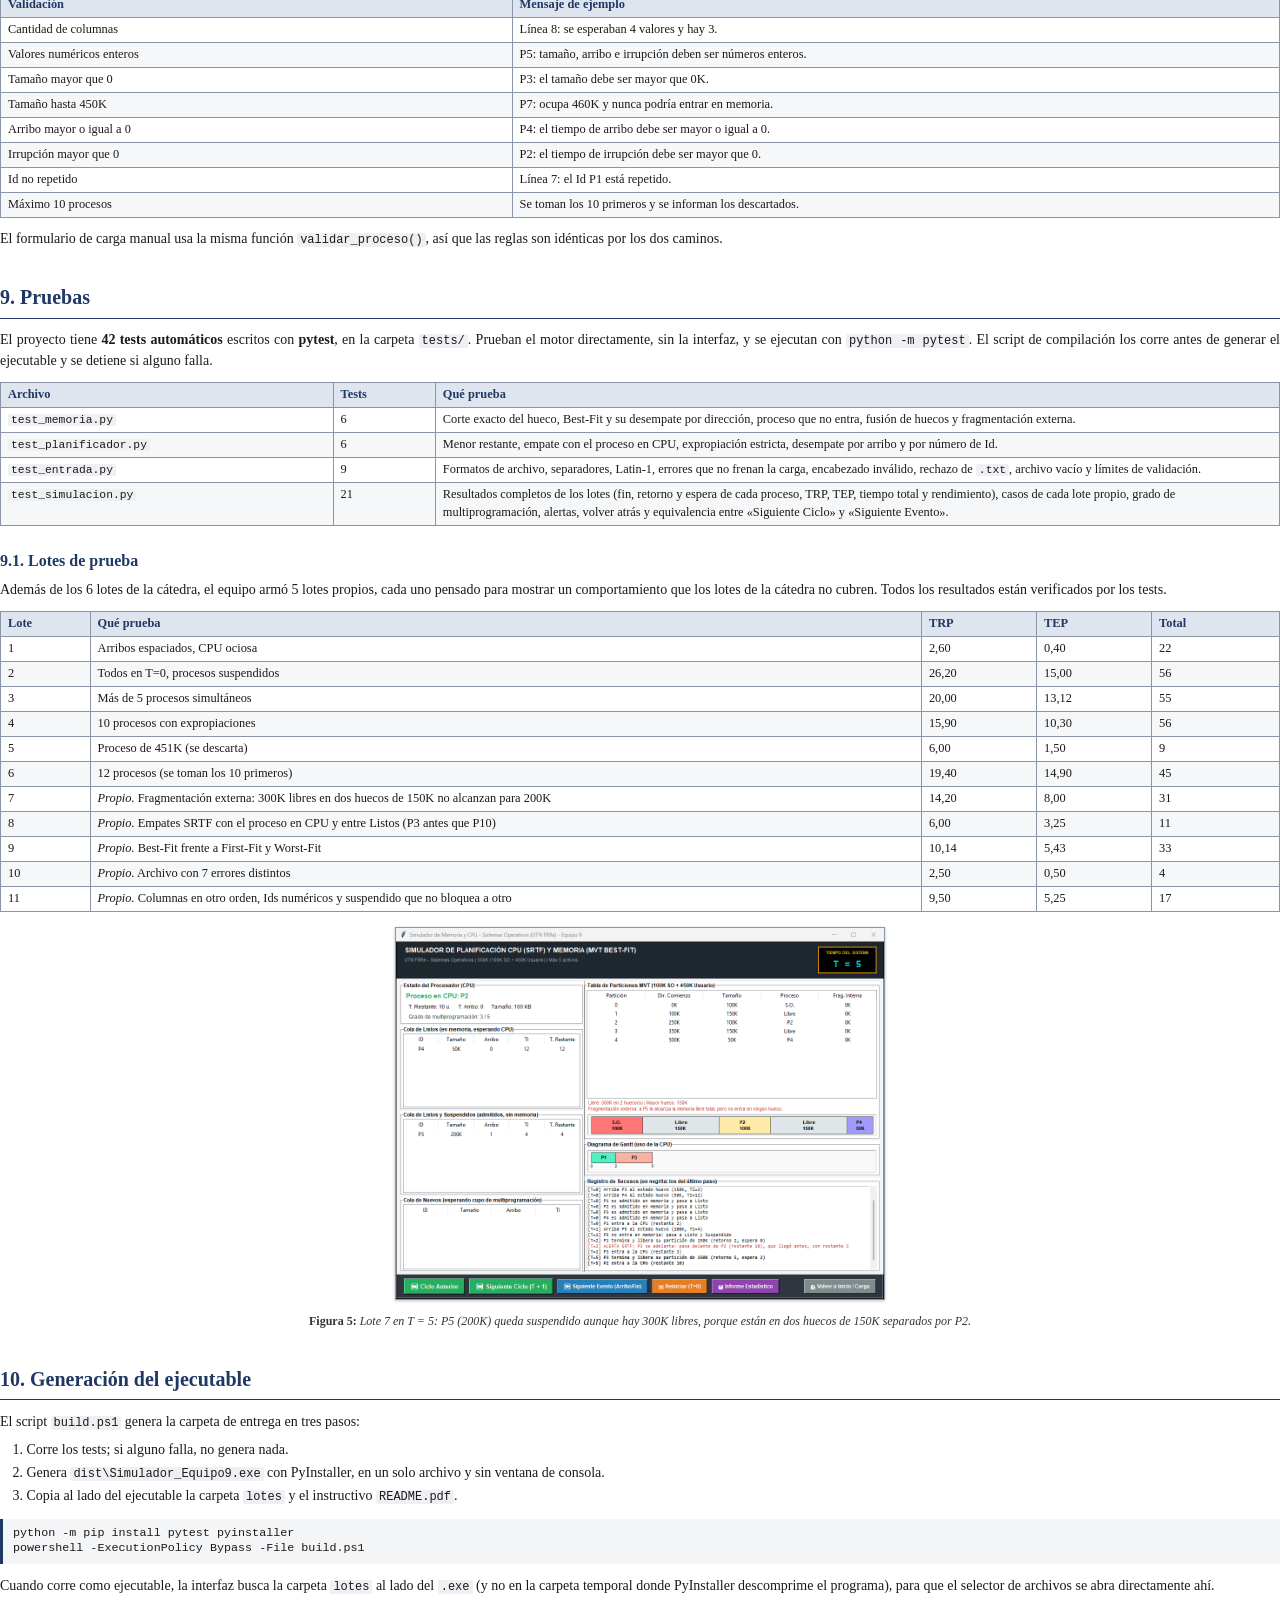
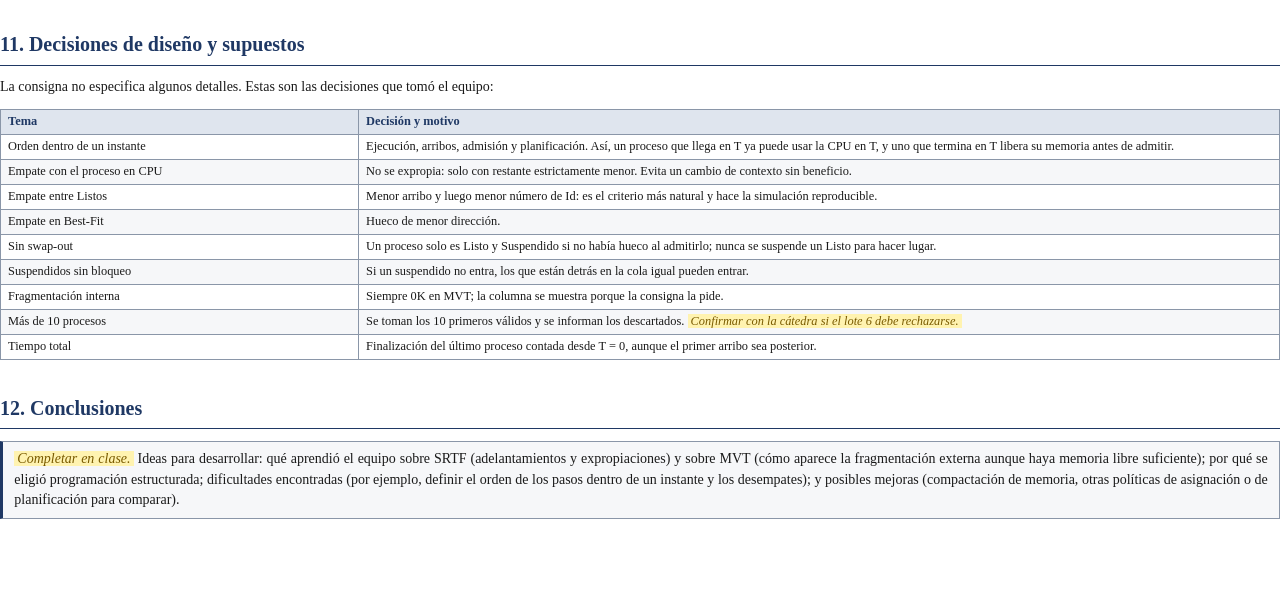
<file: docs/documentacion_codigo.html>
<!doctype html>
<html lang="es">
<head>
<meta charset="utf-8">
<title>Documentación del código - TPI Sistemas Operativos - Equipo 9</title>
<style>
/* ===== Página ===== */
@page {
  size: A4;
  margin: 27mm 20mm 20mm 20mm;
  @top-left { content: url("[data-uri]"); vertical-align: bottom; padding-bottom: 2mm;
              border-bottom: 0.75px solid #1f3864; }
  @top-right { content: "Sistemas Operativos \A Documentación del código"; white-space: pre;
               text-align: right; vertical-align: bottom; padding-bottom: 2mm;
               font: italic 8.5pt Cambria, Georgia, serif; color: #444;
               border-bottom: 0.75px solid #1f3864; }
  @bottom-left { content: "Equipo 9"; font: 8.5pt Cambria, Georgia, serif; color: #555;
                 vertical-align: top; padding-top: 2mm; border-top: 0.75px solid #8a96a8; }
  @bottom-right { content: "Página " counter(page) " de " counter(pages);
                  font: 8.5pt Cambria, Georgia, serif; color: #555;
                  vertical-align: top; padding-top: 2mm; border-top: 0.75px solid #8a96a8; }
}
@page :first {
  margin: 20mm;
  @top-left { content: none; border: none; }
  @top-right { content: none; border: none; }
  @bottom-left { content: none; border: none; }
  @bottom-right { content: none; border: none; }
}

/* ===== Texto ===== */
body { font-family: Cambria, Georgia, "Times New Roman", serif; font-size: 10.5pt; line-height: 1.45;
       color: #1a1a1a; margin: 0; text-align: justify; }
h1 { font-size: 15pt; color: #1f3864; margin: 0 0 3mm; padding-bottom: 1.5mm;
     border-bottom: 1.5px solid #1f3864; }
h1:not(:first-child) { margin-top: 9mm; }
#s1 { break-before: page; }
h2 { font-size: 12pt; color: #1f3864; margin: 6mm 0 2mm; }
h3 { font-size: 10.5pt; color: #1f3864; margin: 4mm 0 1.5mm; font-style: italic; }
p { margin: 1.5mm 0 2mm; }
ul, ol { margin: 1mm 0 2mm; padding-left: 7mm; }
li { margin: 0.8mm 0; }
code { font-family: Consolas, "Courier New", monospace; font-size: 9pt; background: #eef0f3;
       padding: 0 3px; border-radius: 2px; }
pre { background: #f4f5f7; padding: 7px 10px; border-left: 3px solid #1f3864; text-align: left;
      font-size: 8.8pt; line-height: 1.35; break-inside: avoid; }
pre code { padding: 0; background: none; font-size: inherit; }
h1, h2, h3 { break-after: avoid; }
p:has(+ table), p:has(+ pre), p:has(+ ul), p:has(+ ol) { break-after: avoid; }

/* ===== Tablas ===== */
table { border-collapse: collapse; margin: 3mm auto; font-size: 9.3pt; text-align: left; width: 100%;
        break-inside: avoid; }
th, td { border: 0.75px solid #8a96a8; padding: 3px 7px; vertical-align: top; }
th { background: #dfe5ee; color: #1f3864; }
tbody tr:nth-child(even) td { background: #f6f7f9; }
td code { font-size: 8.5pt; }
table.angosta { width: auto; }

/* ===== Figuras ===== */
figure { margin: 4mm 0 5mm; text-align: center; break-inside: avoid; }
figure img { max-width: 100%; max-height: 98mm; border: 0.75px solid #8a96a8;
             box-shadow: 0 1px 3px rgba(0,0,0,0.25); }
figure svg { max-width: 100%; height: auto; }
figcaption { font-size: 9pt; font-style: italic; color: #333; margin-top: 2mm; text-align: center; }
figcaption b { font-style: normal; }

/* ===== Recuadros ===== */
.nota { border: 0.75px solid #8a96a8; border-left: 3px solid #1f3864; background: #f6f7f9;
        padding: 2mm 3mm; margin: 3mm 0; break-inside: avoid; }
.completar { background: #fff3b0; color: #7a5b00; padding: 0 3px; font-style: italic; }

/* ===== Portada ===== */
.portada { height: 255mm; display: flex; flex-direction: column; text-align: center; }
.portada .logo { margin-top: 6mm; }
.portada .logo img { width: 95mm; }
.portada .institucion { margin-top: 8mm; font-size: 11pt; color: #333; line-height: 1.6; }
.portada .titulo { margin-top: 30mm; padding: 6mm 0; border-top: 1.5px solid #1f3864;
                   border-bottom: 1.5px solid #1f3864; }
.portada .titulo .tipo { font-size: 11pt; letter-spacing: 2px; text-transform: uppercase; color: #555; }
.portada .titulo .nombre { font-size: 21pt; font-weight: bold; color: #1f3864; margin: 3mm 0; line-height: 1.25; }
.portada .titulo .sub { font-size: 12pt; font-style: italic; color: #333; }
.portada .datos { margin: auto auto 0; font-size: 10.5pt; text-align: left; }
.portada .datos table { width: auto; margin: 0; font-size: 10.5pt; }
.portada .datos td { border: none; background: none !important; padding: 1mm 4mm; }
.portada .datos td:first-child { font-weight: bold; color: #1f3864; text-align: right; }

/* ===== Índice ===== */
.indice { break-before: page; }
.indice h1 { break-before: auto; }
.indice ol { list-style: none; padding-left: 0; font-size: 10.5pt; }
.indice ol ol { padding-left: 7mm; font-size: 10pt; }
.indice li { margin: 1.2mm 0; }
.indice a { color: #1a1a1a; text-decoration: none; }
.indice a::after { content: ""; }

a { color: #1f3864; }
</style>
</head>
<body>

<!-- ======================================================================= -->
<!-- PORTADA                                                                 -->
<!-- ======================================================================= -->
<section class="portada">
  <!-- Precarga del logo del encabezado (si no, Edge no lo muestra en las páginas siguientes) -->
  <img src="[data-uri]" alt="" style="position:absolute; width:1px; height:1px; opacity:0">
  <div class="logo"><img src="logo_utn.png" alt="UTN Facultad Regional Resistencia"></div>
  <div class="institucion">
    Universidad Tecnológica Nacional — Facultad Regional Resistencia<br>
    <span class="completar">Ingeniería en Sistemas de Información (verificar carrera)</span><br>
    Cátedra: <b>Sistemas Operativos</b>
  </div>
  <div class="titulo">
    <div class="tipo">Trabajo Práctico Integrador</div>
    <div class="nombre">Simulador de Asignación de Memoria<br>y Planificación de CPU</div>
    <div class="sub">Documentación del código</div>
  </div>
  <div class="datos">
    <table>
      <tr><td>Equipo</td><td>9</td></tr>
      <tr><td>Integrantes</td><td>
        <span class="completar">Apellido, Nombre — Legajo</span><br>
        <span class="completar">Apellido, Nombre — Legajo</span><br>
        <span class="completar">Apellido, Nombre — Legajo</span><br>
        <span class="completar">Apellido, Nombre — Legajo</span>
      </td></tr>
      <tr><td>Docentes</td><td><span class="completar">Nombre del profesor / JTP</span></td></tr>
      <tr><td>Comisión</td><td><span class="completar">Comisión</span></td></tr>
      <tr><td>Fecha</td><td><span class="completar">Fecha de entrega</span> — 2026</td></tr>
    </table>
  </div>
</section>

<!-- ======================================================================= -->
<!-- ÍNDICE                                                                  -->
<!-- ======================================================================= -->
<section class="indice">
<h1>Índice</h1>
<ol>
  <li><a href="#s1">1. Introducción</a></li>
  <li><a href="#s2">2. Requerimientos de la consigna</a></li>
  <li><a href="#s3">3. Arquitectura</a>
    <ol>
      <li><a href="#s3-1">3.1. Programación estructurada</a></li>
      <li><a href="#s3-2">3.2. Módulos y dependencias</a></li>
      <li><a href="#s3-3">3.3. Separación entre motor e interfaz</a></li>
    </ol>
  </li>
  <li><a href="#s4">4. Estructuras de datos</a></li>
  <li><a href="#s5">5. Algoritmos</a>
    <ol>
      <li><a href="#s5-1">5.1. Ciclo de un instante</a></li>
      <li><a href="#s5-2">5.2. Estados de un proceso</a></li>
      <li><a href="#s5-3">5.3. Admisión y grado de multiprogramación</a></li>
      <li><a href="#s5-4">5.4. Asignación Best-Fit</a></li>
      <li><a href="#s5-5">5.5. Liberación y fusión de huecos</a></li>
      <li><a href="#s5-6">5.6. Planificación SRTF</a></li>
      <li><a href="#s5-7">5.7. Alertas SRTF</a></li>
      <li><a href="#s5-8">5.8. Fragmentación externa</a></li>
      <li><a href="#s5-9">5.9. Estadísticas</a></li>
    </ol>
  </li>
  <li><a href="#s6">6. Descripción de los módulos</a></li>
  <li><a href="#s7">7. Interfaz gráfica</a></li>
  <li><a href="#s8">8. Lectura y validación de archivos</a></li>
  <li><a href="#s9">9. Pruebas</a></li>
  <li><a href="#s10">10. Generación del ejecutable</a></li>
  <li><a href="#s11">11. Decisiones de diseño y supuestos</a></li>
  <li><a href="#s12">12. Conclusiones</a></li>
</ol>
</section>

<!-- ======================================================================= -->
<h1 id="s1">1. Introducción</h1>

<p>Este documento describe la implementación del simulador desarrollado para el Trabajo Práctico
Integrador de Sistemas Operativos. El programa simula, instante por instante, la asignación de
memoria con <b>particiones variables (MVT)</b> usando la política <b>Best-Fit</b>, y la
planificación de la CPU con el algoritmo <b>SRTF</b> (<i>Shortest Remaining Time First</i>,
expropiativo).</p>

<p>El usuario carga hasta 10 procesos (desde un archivo CSV o a mano), avanza la simulación de a un
instante o hasta el próximo evento, puede volver atrás, y al final obtiene un informe con los
tiempos de retorno y de espera de cada proceso, sus promedios y el rendimiento del sistema.</p>

<p>El código está escrito en <b>Python 3</b> con <b>programación estructurada</b> (solo funciones y
diccionarios, sin clases). La interfaz gráfica usa <b>Tkinter</b>, que viene incluido con Python, y
se distribuye como un ejecutable de Windows generado con PyInstaller. El uso de la aplicación se
explica en el instructivo (<code>README.pdf</code>); este documento se centra en <b>cómo está
construida</b>.</p>

<!-- ======================================================================= -->
<h1 id="s2">2. Requerimientos de la consigna</h1>

<table>
  <thead><tr><th style="width:38%">Requerimiento</th><th>Cómo se implementa</th></tr></thead>
  <tbody>
    <tr><td>Memoria de 550K: 100K para el SO y 450K para usuario</td>
        <td><code>MEMORIA_SO</code> y <code>MEMORIA_USUARIO</code> en <code>constantes.py</code>.
            Las particiones de usuario empiezan en la dirección 100K.</td></tr>
    <tr><td>Particiones variables (MVT)</td>
        <td><code>memoria.py</code>: cada asignación corta un hueco al tamaño exacto del proceso.</td></tr>
    <tr><td>Política de asignación Best-Fit</td>
        <td><code>buscar_hueco_best_fit()</code>: el hueco libre más chico donde entra el proceso.</td></tr>
    <tr><td>Planificación SRTF (expropiativa)</td>
        <td><code>planificador.py</code> y <code>planificar_cpu()</code> en <code>simulacion.py</code>.</td></tr>
    <tr><td>Grado de multiprogramación máximo 5</td>
        <td><code>MAX_MULTIPROGRAMACION</code>; cuentan Ejecución + Listos + Listos y Suspendidos.</td></tr>
    <tr><td>Hasta 10 procesos por simulación</td>
        <td><code>MAX_PROCESOS</code>; si un archivo trae más, se toman los 10 primeros válidos.</td></tr>
    <tr><td>Procesos de más de 450K no se admiten</td>
        <td>Se rechazan al validar la entrada, con un mensaje que lo explica.</td></tr>
    <tr><td>Mostrar el estado en cada instante: CPU, colas, tabla de particiones, fragmentación</td>
        <td>Pantalla de simulación de <code>interfaz.py</code>.</td></tr>
    <tr><td>Informe final: retorno, espera, promedios y rendimiento</td>
        <td><code>calcular_estadisticas()</code>; se muestra en pantalla y se exporta a TXT.</td></tr>
    <tr><td><span class="completar">Agregar otros requerimientos del enunciado si faltan</span></td>
        <td></td></tr>
  </tbody>
</table>

<!-- ======================================================================= -->
<h1 id="s3">3. Arquitectura</h1>

<h2 id="s3-1">3.1. Programación estructurada</h2>

<p>El programa no usa clases. Todo el estado de una simulación vive en <b>un único diccionario</b>,
<code>estado</code>, que se pasa como parámetro a cada función. Los procesos y las particiones de
memoria también son diccionarios. Se eligió este enfoque porque todos los integrantes del equipo
pueden leer y explicar cualquier parte del código, y porque hace muy simple guardar una copia de
la simulación completa (alcanza con <code>copy.deepcopy(estado)</code>).</p>

<h2 id="s3-2">3.2. Módulos y dependencias</h2>

<p>El código se divide en siete módulos. Cada uno importa solo de los que están por debajo en el
diagrama, así que no hay dependencias circulares.</p>

<figure>
<svg viewBox="0 0 700 400" width="640" xmlns="http://www.w3.org/2000/svg" font-family="Cambria, Georgia, serif">
  <defs>
    <marker id="flecha" viewBox="0 0 10 10" refX="9" refY="5" markerWidth="7" markerHeight="7" orient="auto-start-reverse">
      <path d="M0,0 L10,5 L0,10 z" fill="#1f3864"/>
    </marker>
  </defs>
  <g font-size="12" fill="#555" font-style="italic">
    <text x="10" y="40">Presentación</text>
    <text x="10" y="125">Entrada / salida</text>
    <text x="10" y="210">Motor</text>
    <text x="10" y="295">Políticas</text>
    <text x="10" y="370">Configuración</text>
  </g>
  <g stroke="#1f3864" stroke-width="1.3" fill="none" marker-end="url(#flecha)">
    <line x1="365" y1="55" x2="228" y2="99"/>
    <line x1="365" y1="55" x2="502" y2="99"/>
    <line x1="365" y1="55" x2="365" y2="184"/>
    <line x1="225" y1="140" x2="320" y2="184"/>
    <line x1="505" y1="140" x2="410" y2="184"/>
    <line x1="330" y1="225" x2="258" y2="269"/>
    <line x1="400" y1="225" x2="472" y2="269"/>
    <line x1="255" y1="310" x2="330" y2="344"/>
    <line x1="365" y1="225" x2="365" y2="344"/>
  </g>
  <g font-size="13" text-anchor="middle">
    <rect x="290" y="15" width="150" height="40" rx="4" fill="#1f3864"/>
    <text x="365" y="40" fill="#fff" font-weight="bold">interfaz.py</text>
    <rect x="150" y="100" width="150" height="40" rx="4" fill="#dfe5ee" stroke="#1f3864"/>
    <text x="225" y="125" fill="#1f3864" font-weight="bold">entrada.py</text>
    <rect x="430" y="100" width="150" height="40" rx="4" fill="#dfe5ee" stroke="#1f3864"/>
    <text x="505" y="125" fill="#1f3864" font-weight="bold">informe.py</text>
    <rect x="290" y="185" width="150" height="40" rx="4" fill="#dfe5ee" stroke="#1f3864" stroke-width="2"/>
    <text x="365" y="210" fill="#1f3864" font-weight="bold">simulacion.py</text>
    <rect x="180" y="270" width="150" height="40" rx="4" fill="#f6f7f9" stroke="#1f3864"/>
    <text x="255" y="295" fill="#1f3864" font-weight="bold">memoria.py</text>
    <rect x="400" y="270" width="150" height="40" rx="4" fill="#f6f7f9" stroke="#1f3864"/>
    <text x="475" y="295" fill="#1f3864" font-weight="bold">planificador.py</text>
    <rect x="290" y="345" width="150" height="40" rx="4" fill="#fff" stroke="#1f3864" stroke-dasharray="4 3"/>
    <text x="365" y="370" fill="#1f3864" font-weight="bold">constantes.py</text>
  </g>
</svg>
<figcaption><b>Figura 1:</b> Dependencias entre módulos (una flecha de A a B significa «A importa de B»).
Por claridad se omiten algunas: <code>interfaz.py</code> también usa <code>memoria.py</code>,
<code>planificador.py</code> y <code>constantes.py</code> para dibujar, e <code>informe.py</code> usa
<code>memoria.py</code> para calcular la fragmentación.</figcaption>
</figure>

<table>
  <thead><tr><th style="width:20%">Módulo</th><th style="width:9%">Líneas</th><th>Responsabilidad</th></tr></thead>
  <tbody>
    <tr><td><code>constantes.py</code></td><td>6</td><td>Valores fijados por la consigna: tamaños de memoria, grado de multiprogramación y cantidad de procesos.</td></tr>
    <tr><td><code>memoria.py</code></td><td>80</td><td>Memoria MVT: crear, buscar hueco Best-Fit, asignar, liberar con fusión de huecos, tabla de particiones y resumen de fragmentación.</td></tr>
    <tr><td><code>planificador.py</code></td><td>29</td><td>SRTF: claves de orden y elección del proceso que ocupa la CPU.</td></tr>
    <tr><td><code>simulacion.py</code></td><td>261</td><td>Motor: creación del estado, arribos, admisión, planificación, ejecución, avance y estadísticas.</td></tr>
    <tr><td><code>entrada.py</code></td><td>163</td><td>Lectura del CSV y validación de los procesos (del archivo y del formulario).</td></tr>
    <tr><td><code>informe.py</code></td><td>65</td><td>Texto del informe estadístico para exportar a TXT.</td></tr>
    <tr><td><code>interfaz.py</code></td><td>673</td><td>Interfaz gráfica en Tkinter: pantalla de carga, pantalla de simulación e informe.</td></tr>
  </tbody>
</table>

<h2 id="s3-3">3.3. Separación entre motor e interfaz</h2>

<p>Los módulos de la simulación (<code>simulacion.py</code>, <code>memoria.py</code> y
<code>planificador.py</code>) <b>no importan nada de Tkinter ni de la interfaz</b>. La interfaz solo
llama a las funciones del motor y después dibuja lo que hay en <code>estado</code>. Esto tiene tres
ventajas:</p>
<ul>
  <li>El motor se puede probar con tests automáticos sin abrir ninguna ventana (sección 9).</li>
  <li>Los cálculos no dependen de cómo se muestran: cambiar la interfaz no puede alterar los resultados.</li>
  <li>«Volver atrás» es trivial: la interfaz guarda una copia del <code>estado</code> antes de cada avance.</li>
</ul>

<!-- ======================================================================= -->
<h1 id="s4">4. Estructuras de datos</h1>

<h2>4.1. Proceso</h2>
<p>Lo crea <code>crear_proceso()</code> en <code>simulacion.py</code>.</p>
<table>
  <thead><tr><th style="width:18%">Campo</th><th style="width:16%">Tipo</th><th>Significado</th></tr></thead>
  <tbody>
    <tr><td><code>id</code></td><td>texto</td><td>Identificador, por ejemplo <code>"P3"</code>.</td></tr>
    <tr><td><code>tamano</code></td><td>entero</td><td>Memoria que necesita, en K (1 a 450).</td></tr>
    <tr><td><code>arribo</code></td><td>entero</td><td>Instante de llegada (TA).</td></tr>
    <tr><td><code>irrupcion</code></td><td>entero</td><td>Tiempo de CPU total que necesita (TI).</td></tr>
    <tr><td><code>restante</code></td><td>entero</td><td>Tiempo de CPU que le falta; empieza igual a <code>irrupcion</code>.</td></tr>
    <tr><td><code>estado</code></td><td>texto o <code>None</code></td><td><code>None</code> mientras no arribó; después Nuevo, Listo, Listo y Suspendido, Ejecución o Terminado.</td></tr>
    <tr><td><code>fin</code></td><td>entero o <code>None</code></td><td>Instante de finalización.</td></tr>
  </tbody>
</table>

<h2>4.2. Partición de memoria</h2>
<p>La memoria de usuario es una <b>lista de particiones ordenada por dirección</b>. Una partición
ocupada y un hueco tienen la misma forma; la diferencia es el campo <code>proceso</code>:</p>
<pre><code>{"inicio": 100, "tamano": 120, "proceso": "P1"}    # ocupada por P1
{"inicio": 220, "tamano": 330, "proceso": None}    # hueco libre</code></pre>
<p>Al comenzar hay un solo hueco de 450K que empieza en la dirección 100K. La partición del SO
(0K a 99K) no está en la lista: se agrega solo al mostrar la tabla de particiones.</p>

<h2>4.3. Estado de la simulación</h2>
<p>Lo crea <code>crear_estado()</code>, que además deja la simulación lista en T = 0.</p>
<table>
  <thead><tr><th style="width:18%">Campo</th><th>Contenido</th></tr></thead>
  <tbody>
    <tr><td><code>t</code></td><td>Instante actual.</td></tr>
    <tr><td><code>procesos</code></td><td>Todos los procesos, ordenados por arribo y luego por número de Id.</td></tr>
    <tr><td><code>nuevos</code></td><td>Cola de Nuevos: arribaron pero esperan cupo de multiprogramación (FIFO).</td></tr>
    <tr><td><code>listos</code></td><td>Cola de Listos: tienen memoria y esperan la CPU.</td></tr>
    <tr><td><code>suspendidos</code></td><td>Cola de Listos y Suspendidos: admitidos, pero sin memoria (FIFO).</td></tr>
    <tr><td><code>en_cpu</code></td><td>Proceso en ejecución, o <code>None</code> si la CPU está ociosa.</td></tr>
    <tr><td><code>terminados</code></td><td>Procesos terminados, en orden de finalización.</td></tr>
    <tr><td><code>memoria</code></td><td>Lista de particiones (4.2).</td></tr>
    <tr><td><code>historial_cpu</code></td><td>Id del proceso en CPU en cada instante ejecutado (<code>None</code> = ociosa). Con esto se dibuja el diagrama de Gantt.</td></tr>
    <tr><td><code>registro</code></td><td>Todos los sucesos: <code>{"t", "texto", "alerta"}</code>.</td></tr>
    <tr><td><code>inicio_paso</code></td><td>Posición en <code>registro</code> donde empiezan los sucesos del último avance (se muestran en negrita).</td></tr>
    <tr><td><code>hubo_evento</code></td><td>Si en el último instante llegó o terminó algún proceso; lo usa «Siguiente Evento».</td></tr>
  </tbody>
</table>

<!-- ======================================================================= -->
<h1 id="s5">5. Algoritmos</h1>

<h2 id="s5-1">5.1. Ciclo de un instante</h2>

<p>El corazón del simulador es <code>ejecutar_instante()</code>, que pasa del instante T al T+1
siempre en el mismo orden:</p>

<pre><code>def ejecutar_instante(estado):
    estado["hubo_evento"] = False
    ejecutar_unidad(estado)      # el proceso en CPU ejecuta [T, T+1)
    estado["t"] += 1
    procesar_arribos(estado)     # los procesos con TA = T+1 pasan a Nuevo
    admitir_procesos(estado)     # Suspendidos y Nuevos que pueden pasar a Listo
    planificar_cpu(estado)       # SRTF decide quién usa la CPU en [T+1, T+2)</code></pre>

<figure>
<svg viewBox="0 0 700 95" width="660" xmlns="http://www.w3.org/2000/svg" font-family="Cambria, Georgia, serif">
  <defs>
    <marker id="flecha2" viewBox="0 0 10 10" refX="9" refY="5" markerWidth="7" markerHeight="7" orient="auto">
      <path d="M0,0 L10,5 L0,10 z" fill="#1f3864"/>
    </marker>
  </defs>
  <g stroke="#1f3864" stroke-width="1.3" marker-end="url(#flecha2)">
    <line x1="120" y1="40" x2="139" y2="40"/>
    <line x1="255" y1="40" x2="274" y2="40"/>
    <line x1="390" y1="40" x2="409" y2="40"/>
    <line x1="525" y1="40" x2="544" y2="40"/>
  </g>
  <g font-size="12" text-anchor="middle">
    <rect x="5" y="15" width="115" height="50" rx="4" fill="#dfe5ee" stroke="#1f3864"/>
    <text x="62" y="36" fill="#1f3864" font-weight="bold">1. Ejecutar</text>
    <text x="62" y="53" fill="#333">CPU en [T, T+1)</text>
    <rect x="140" y="15" width="115" height="50" rx="4" fill="#dfe5ee" stroke="#1f3864"/>
    <text x="197" y="36" fill="#1f3864" font-weight="bold">2. Avanzar reloj</text>
    <text x="197" y="53" fill="#333">T = T + 1</text>
    <rect x="275" y="15" width="115" height="50" rx="4" fill="#dfe5ee" stroke="#1f3864"/>
    <text x="332" y="36" fill="#1f3864" font-weight="bold">3. Arribos</text>
    <text x="332" y="53" fill="#333">TA = T → Nuevo</text>
    <rect x="410" y="15" width="115" height="50" rx="4" fill="#dfe5ee" stroke="#1f3864"/>
    <text x="467" y="36" fill="#1f3864" font-weight="bold">4. Admisión</text>
    <text x="467" y="53" fill="#333">memoria y cupo</text>
    <rect x="545" y="15" width="150" height="50" rx="4" fill="#1f3864"/>
    <text x="620" y="36" fill="#fff" font-weight="bold">5. Planificación</text>
    <text x="620" y="53" fill="#fff">SRTF</text>
  </g>
  <text x="350" y="88" font-size="11" fill="#555" font-style="italic" text-anchor="middle">Lo que se muestra en la pantalla del instante T es el estado después del paso 5.</text>
</svg>
<figcaption><b>Figura 2:</b> Pasos de un instante de simulación.</figcaption>
</figure>

<p>«Siguiente Ciclo» llama una vez a <code>avanzar_instante()</code>. «Siguiente Evento» llama a
<code>avanzar_hasta_evento()</code>, que repite <code>ejecutar_instante()</code> hasta que
<code>hubo_evento</code> sea verdadero (llegó o terminó un proceso) o termine la simulación. Los
dos caminos ejecutan exactamente los mismos pasos, por eso dan los mismos resultados; hay un test
que lo verifica.</p>

<h2 id="s5-2">5.2. Estados de un proceso</h2>

<figure>
<svg viewBox="0 0 700 250" width="640" xmlns="http://www.w3.org/2000/svg" font-family="Cambria, Georgia, serif">
  <defs>
    <marker id="flecha3" viewBox="0 0 10 10" refX="9" refY="5" markerWidth="7" markerHeight="7" orient="auto">
      <path d="M0,0 L10,5 L0,10 z" fill="#1f3864"/>
    </marker>
  </defs>
  <g stroke="#1f3864" stroke-width="1.3" fill="none" marker-end="url(#flecha3)">
    <line x1="130" y1="122" x2="299" y2="66"/>
    <line x1="130" y1="138" x2="269" y2="194"/>
    <line x1="355" y1="180" x2="355" y2="81"/>
    <line x1="410" y1="52" x2="539" y2="52"/>
    <line x1="540" y1="70" x2="411" y2="70"/>
    <line x1="595" y1="80" x2="595" y2="179"/>
  </g>
  <g font-size="11" fill="#333" font-style="italic">
    <text x="150" y="80">hay cupo y hueco</text>
    <text x="140" y="190">hay cupo, no hay hueco</text>
    <text x="362" y="135">se libera un hueco</text>
    <text x="362" y="149">donde entra</text>
    <text x="440" y="44">SRTF lo elige</text>
    <text x="440" y="86">expropiación</text>
    <text x="602" y="135">restante = 0</text>
  </g>
  <g font-size="13" text-anchor="middle" font-weight="bold">
    <rect x="20" y="110" width="110" height="40" rx="20" fill="#f6f7f9" stroke="#1f3864"/>
    <text x="75" y="135" fill="#1f3864">Nuevo</text>
    <rect x="300" y="40" width="110" height="40" rx="20" fill="#dfe5ee" stroke="#1f3864"/>
    <text x="355" y="65" fill="#1f3864">Listo</text>
    <rect x="270" y="180" width="170" height="40" rx="20" fill="#fff3d6" stroke="#1f3864"/>
    <text x="355" y="205" fill="#1f3864">Listo y Suspendido</text>
    <rect x="540" y="40" width="110" height="40" rx="20" fill="#1f3864"/>
    <text x="595" y="65" fill="#fff">Ejecución</text>
    <rect x="540" y="180" width="110" height="40" rx="20" fill="#e3efe3" stroke="#1f3864"/>
    <text x="595" y="205" fill="#1f3864">Terminado</text>
  </g>
</svg>
<figcaption><b>Figura 3:</b> Transiciones de estado que implementa el simulador. Un proceso de Listo
nunca vuelve a Listo y Suspendido: no hay <i>swap-out</i>.</figcaption>
</figure>

<h2 id="s5-3">5.3. Admisión y grado de multiprogramación</h2>

<p>El grado de multiprogramación es la cantidad de procesos en Ejecución + Listos + Listos y
Suspendidos, con un máximo de 5. <code>admitir_procesos()</code> trabaja en dos pasos:</p>

<pre><code>def admitir_procesos(estado):
    memoria = estado["memoria"]

    # 1. Los suspendidos que ahora entran en algún hueco pasan a Listo
    for proceso in list(estado["suspendidos"]):
        if asignar_memoria(memoria, proceso["id"], proceso["tamano"]):
            estado["suspendidos"].remove(proceso)
            proceso["estado"] = LISTO
            estado["listos"].append(proceso)

    # 2. Mientras haya cupo, los Nuevos pasan a Listo (con hueco) o a Suspendido (sin hueco)
    while len(estado["nuevos"]) &gt; 0 and grado_multiprogramacion(estado) &lt; MAX_MULTIPROGRAMACION:
        proceso = estado["nuevos"].pop(0)
        if asignar_memoria(memoria, proceso["id"], proceso["tamano"]):
            proceso["estado"] = LISTO
            estado["listos"].append(proceso)
        else:
            proceso["estado"] = LISTO_SUSPENDIDO
            estado["suspendidos"].append(proceso)</code></pre>

<p>Los suspendidos ya cuentan para el grado de multiprogramación, así que pasar a Listo no consume
cupo nuevo. Se recorren en orden FIFO, pero <b>si uno no entra, los que vienen detrás igual
pueden entrar</b>: un proceso grande no bloquea a uno más chico (lo muestra el lote 11).</p>

<h2 id="s5-4">5.4. Asignación Best-Fit</h2>

<pre><code>def buscar_hueco_best_fit(memoria, tamano):
    mejor = -1
    for i in range(len(memoria)):
        particion = memoria[i]
        if particion["proceso"] is None and particion["tamano"] &gt;= tamano:
            if mejor == -1 or particion["tamano"] &lt; memoria[mejor]["tamano"]:
                mejor = i
    return mejor</code></pre>

<p>Recorre la lista una sola vez y se queda con el hueco más chico en el que entra el proceso. Como
la lista está ordenada por dirección y solo se reemplaza el candidato si aparece uno
<b>estrictamente</b> más chico, ante dos huecos del mismo tamaño gana el de menor dirección.</p>

<p><code>asignar_memoria()</code> corta el hueco elegido: la primera parte queda para el proceso y,
si sobra memoria, el resto se inserta como un hueco nuevo justo después. Por eso la
<b>fragmentación interna es siempre 0K</b>.</p>

<h2 id="s5-5">5.5. Liberación y fusión de huecos</h2>

<pre><code>def liberar_memoria(memoria, id_proceso):
    for particion in memoria:
        if particion["proceso"] == id_proceso:
            particion["proceso"] = None
            break

    # Fusionar huecos libres contiguos
    i = 0
    while i &lt; len(memoria) - 1:
        actual = memoria[i]
        siguiente = memoria[i + 1]
        if actual["proceso"] is None and siguiente["proceso"] is None:
            actual["tamano"] += siguiente["tamano"]
            memoria.pop(i + 1)
        else:
            i += 1</code></pre>

<p>Cuando un proceso termina, su partición pasa a ser un hueco y se une con los huecos vecinos,
tanto el de la izquierda como el de la derecha. Así nunca quedan dos huecos libres contiguos.</p>

<h2 id="s5-6">5.6. Planificación SRTF</h2>

<pre><code>def clave_orden_llegada(proceso):
    return (proceso["arribo"], numero_de_id(proceso["id"]), proceso["id"])

def clave_srtf(proceso):
    return (proceso["restante"],) + clave_orden_llegada(proceso)

def elegir_proceso_srtf(en_cpu, listos):
    mejor_listo = None
    for proceso in listos:
        if mejor_listo is None or clave_srtf(proceso) &lt; clave_srtf(mejor_listo):
            mejor_listo = proceso

    if en_cpu is None:
        return mejor_listo
    if mejor_listo is not None and mejor_listo["restante"] &lt; en_cpu["restante"]:
        return mejor_listo
    return en_cpu</code></pre>

<p>Las reglas de desempate quedan resueltas por las claves de orden:</p>
<ul>
  <li><b>Contra el proceso en CPU:</b> solo se expropia si el Listo tiene un restante
      <b>estrictamente menor</b>. Ante empate sigue el que está en CPU, lo que evita cambios de
      contexto innecesarios.</li>
  <li><b>Entre Listos:</b> gana el de menor restante; si empatan, el de menor tiempo de arribo; si
      también empatan, el de menor número de Id.</li>
  <li><b>Ids numéricos:</b> <code>numero_de_id()</code> extrae el número del Id para que
      <code>P2</code> vaya antes que <code>P10</code> (comparados como texto, sería al revés).</li>
</ul>

<h2 id="s5-7">5.7. Alertas SRTF</h2>
<p><code>planificar_cpu()</code> registra una alerta (se muestra en amarillo arriba y en rojo en el
registro) en dos casos:</p>
<ul>
  <li><b>Expropiación:</b> el elegido desaloja al proceso que estaba en CPU, que vuelve a Listos.</li>
  <li><b>Adelantamiento:</b> con la CPU libre, el elegido pasa delante de Listos que llegaron antes
      que él. Es el comportamiento propio de SRTF que más se diferencia de FCFS, por eso se avisa.</li>
</ul>

<h2 id="s5-8">5.8. Fragmentación externa</h2>
<p><code>fragmentacion_externa()</code> resume la memoria libre: total, cantidad de huecos y el
hueco más grande. Con eso, <code>suspendidos_bloqueados_por_fragmentacion()</code> detecta los
suspendidos a los que <b>les alcanzaría la memoria libre total, pero no entran en ningún hueco</b>:
es exactamente la situación en que la fragmentación externa impide admitir un proceso, y la
interfaz la avisa en rojo.</p>

<h2 id="s5-9">5.9. Estadísticas</h2>
<table class="angosta">
  <thead><tr><th>Medida</th><th>Fórmula</th></tr></thead>
  <tbody>
    <tr><td>Tiempo de retorno</td><td>fin − TA</td></tr>
    <tr><td>Tiempo de espera</td><td>retorno − TI</td></tr>
    <tr><td>TRP y TEP</td><td>promedio sobre los procesos terminados</td></tr>
    <tr><td>Tiempo total</td><td>finalización del último proceso, contada desde T = 0</td></tr>
    <tr><td>Rendimiento</td><td>procesos terminados / tiempo total</td></tr>
  </tbody>
</table>
<p>Si se pide el informe antes de terminar, <code>calcular_estadisticas()</code> calcula sobre los
procesos que ya terminaron y la interfaz lo muestra como «informe parcial».</p>

<!-- ======================================================================= -->
<h1 id="s6">6. Descripción de los módulos</h1>

<h2><code>memoria.py</code></h2>
<table>
  <thead><tr><th style="width:36%">Función</th><th>Qué hace</th></tr></thead>
  <tbody>
    <tr><td><code>crear_memoria()</code></td><td>Devuelve la memoria inicial: un hueco de 450K desde la dirección 100K.</td></tr>
    <tr><td><code>buscar_hueco_best_fit(memoria, tamano)</code></td><td>Posición del hueco Best-Fit, o −1 si no entra en ninguno.</td></tr>
    <tr><td><code>asignar_memoria(memoria, id, tamano)</code></td><td>Asigna con Best-Fit cortando el hueco. Devuelve si pudo.</td></tr>
    <tr><td><code>liberar_memoria(memoria, id)</code></td><td>Libera la partición del proceso y fusiona huecos contiguos.</td></tr>
    <tr><td><code>tabla_particiones(memoria)</code></td><td>Filas para la tabla de particiones, incluida la del SO.</td></tr>
    <tr><td><code>fragmentacion_externa(memoria)</code></td><td>Total libre, cantidad de huecos y hueco mayor.</td></tr>
  </tbody>
</table>

<h2><code>planificador.py</code></h2>
<table>
  <thead><tr><th style="width:36%">Función</th><th>Qué hace</th></tr></thead>
  <tbody>
    <tr><td><code>numero_de_id(id)</code></td><td>Número dentro del Id (<code>"P10"</code> → 10), para ordenar bien.</td></tr>
    <tr><td><code>clave_orden_llegada(proceso)</code></td><td>Clave (arribo, número de Id, Id).</td></tr>
    <tr><td><code>clave_srtf(proceso)</code></td><td>Clave (restante, arribo, número de Id, Id).</td></tr>
    <tr><td><code>elegir_proceso_srtf(en_cpu, listos)</code></td><td>Proceso que debe ocupar la CPU, con las reglas de desempate.</td></tr>
  </tbody>
</table>

<h2><code>simulacion.py</code></h2>
<table>
  <thead><tr><th style="width:36%">Función</th><th>Qué hace</th></tr></thead>
  <tbody>
    <tr><td><code>crear_proceso(...)</code></td><td>Diccionario de un proceso (4.1).</td></tr>
    <tr><td><code>crear_estado(procesos)</code></td><td>Arma el estado y procesa arribos, admisión y planificación de T = 0.</td></tr>
    <tr><td><code>simulacion_terminada(estado)</code></td><td>Si todos los procesos terminaron.</td></tr>
    <tr><td><code>grado_multiprogramacion(estado)</code></td><td>Ejecución + Listos + Suspendidos.</td></tr>
    <tr><td><code>sucesos_del_ultimo_paso(estado)</code></td><td>Sucesos registrados en el último avance.</td></tr>
    <tr><td><code>alertas_del_ultimo_paso(estado)</code></td><td>Solo las alertas SRTF del último avance.</td></tr>
    <tr><td><code>registrar(estado, texto, ...)</code></td><td>Agrega un suceso al registro.</td></tr>
    <tr><td><code>procesar_arribos(estado)</code></td><td>Procesos con TA = T pasan a Nuevo.</td></tr>
    <tr><td><code>admitir_procesos(estado)</code></td><td>Admisión (5.3).</td></tr>
    <tr><td><code>planificar_cpu(estado)</code></td><td>Aplica SRTF y registra alertas (5.6 y 5.7).</td></tr>
    <tr><td><code>ejecutar_unidad(estado)</code></td><td>Una unidad de CPU; si el proceso termina, libera su memoria.</td></tr>
    <tr><td><code>ejecutar_instante(estado)</code></td><td>Un ciclo completo T → T+1 (5.1).</td></tr>
    <tr><td><code>avanzar_instante(estado)</code></td><td>Lo que llama «Siguiente Ciclo».</td></tr>
    <tr><td><code>avanzar_hasta_evento(estado)</code></td><td>Lo que llama «Siguiente Evento».</td></tr>
    <tr><td><code>ejecutar_completa(estado)</code></td><td>Corre hasta el final (lo usan los tests).</td></tr>
    <tr><td><code>calcular_estadisticas(estado)</code></td><td>Retorno y espera por proceso, promedios, tiempo total y rendimiento.</td></tr>
  </tbody>
</table>

<h2><code>entrada.py</code></h2>
<table>
  <thead><tr><th style="width:36%">Función</th><th>Qué hace</th></tr></thead>
  <tbody>
    <tr><td><code>leer_archivo(ruta)</code></td><td>Lee un CSV y devuelve <code>(procesos_validos, errores)</code>.</td></tr>
    <tr><td><code>leer_texto_archivo(ruta)</code></td><td>Lee en UTF-8 y, si falla, en Latin-1 (como guarda Excel en español).</td></tr>
    <tr><td><code>separar_linea(linea)</code></td><td>Detecta el separador: punto y coma, coma, tabulación o espacios.</td></tr>
    <tr><td><code>es_encabezado(campos)</code></td><td>Si la primera línea es un encabezado (tiene campos no numéricos).</td></tr>
    <tr><td><code>normalizar_encabezado(texto)</code></td><td><code>"Tamaño (K)"</code> → <code>"tamano"</code>, para reconocer columnas.</td></tr>
    <tr><td><code>validar_filas(filas)</code></td><td>Valida cada fila, descarta inválidos e Ids repetidos y limita a 10.</td></tr>
    <tr><td><code>validar_proceso(...)</code></td><td>Valida los cuatro campos; la usan el archivo y el formulario.</td></tr>
    <tr><td><code>normalizar_id(texto)</code></td><td><code>"p1"</code> → <code>"P1"</code>; <code>"3"</code> → <code>"P3"</code>.</td></tr>
  </tbody>
</table>

<h2><code>informe.py</code></h2>
<table>
  <thead><tr><th style="width:36%">Función</th><th>Qué hace</th></tr></thead>
  <tbody>
    <tr><td><code>texto_informe(estado)</code></td><td>Informe estadístico en texto, para exportar a TXT.</td></tr>
    <tr><td><code>tabla_texto(encabezados, filas)</code></td><td>Tabla de texto con columnas alineadas.</td></tr>
    <tr><td><code>formato_numero(valor, decimales)</code></td><td>Número con coma decimal (<code>2,60</code>).</td></tr>
    <tr><td><code>suspendidos_bloqueados_por_fragmentacion(estado)</code></td><td>Suspendidos frenados por fragmentación externa (5.8).</td></tr>
  </tbody>
</table>

<!-- ======================================================================= -->
<h1 id="s7">7. Interfaz gráfica</h1>

<p><code>interfaz.py</code> está organizado en seis secciones: estado de la interfaz, control de la
simulación (botones), dibujo de la pantalla de simulación, controladores de la pantalla de carga,
construcción visual de las pantallas y punto de entrada. Tiene dos pantallas que se intercambian
dentro de la misma ventana: la de <b>carga de procesos</b> y la de <b>simulación</b>.</p>

<figure>
  <img src="../capturas/02_simulacion.png" alt="Pantalla de simulación">
  <figcaption><b>Figura 4:</b> Pantalla de simulación (lote 4 en T = 8).</figcaption>
</figure>

<h2>7.1. Volver atrás</h2>
<p>Antes de cada avance, la interfaz guarda una copia completa del estado en una pila. «Ciclo
Anterior» saca la última copia y la vuelve a mostrar:</p>
<pre><code>def ejecutar_paso_a_paso():
    if estado is None or simulacion_terminada(estado):
        return
    pila_estados.append(copy.deepcopy(estado))
    avanzar_instante(estado)
    actualizar_interfaz_grafica()

def retroceder_un_ciclo():
    global estado
    if len(pila_estados) == 0:
        return
    estado = pila_estados.pop()
    actualizar_interfaz_grafica()</code></pre>
<p>Como el estado es un único diccionario, la copia incluye todo: colas, memoria, registro e
historial del Gantt. No hace falta «deshacer» operaciones una por una.</p>

<h2>7.2. Actualización de la pantalla</h2>
<p><code>actualizar_interfaz_grafica()</code> redibuja todos los paneles a partir del
<code>estado</code>: reloj y alerta SRTF, panel de CPU y grado de multiprogramación, colas (los
Listos ordenados con <code>clave_srtf</code>, como los elegiría el planificador), tabla de
particiones, aviso de fragmentación, gráfico de la memoria a escala
(<code>dibujar_canvas_memoria()</code>), diagrama de Gantt (<code>dibujar_canvas_gantt()</code>,
que agrupa instantes consecutivos del mismo proceso) y registro de sucesos. Los botones de avanzar se
deshabilitan al terminar y el de retroceder cuando no hay copias guardadas.</p>

<!-- ======================================================================= -->
<h1 id="s8">8. Lectura y validación de archivos</h1>

<p>Solo se aceptan archivos <code>.csv</code>. El lector es flexible con el formato para aceptar
archivos guardados desde Excel o escritos a mano:</p>
<ul>
  <li><b>Separador:</b> punto y coma, coma, tabulación o espacios; se detecta solo.</li>
  <li><b>Codificación:</b> UTF-8 (con o sin BOM) o Latin-1.</li>
  <li><b>Encabezado opcional:</b> si está, las columnas pueden venir en cualquier orden y con
      distintos nombres (<code>Proceso</code>, <code>TA</code>, <code>TI</code>,
      <code>Tamaño (K)</code>, <code>Llegada</code>, <code>Ráfaga</code>, etc.).</li>
</ul>

<p>Los procesos con errores <b>no frenan la carga</b>: se informa cada error con su número de línea y
el usuario decide si sigue con los procesos válidos.</p>

<table>
  <thead><tr><th style="width:40%">Validación</th><th>Mensaje de ejemplo</th></tr></thead>
  <tbody>
    <tr><td>Cantidad de columnas</td><td>Línea 8: se esperaban 4 valores y hay 3.</td></tr>
    <tr><td>Valores numéricos enteros</td><td>P5: tamaño, arribo e irrupción deben ser números enteros.</td></tr>
    <tr><td>Tamaño mayor que 0</td><td>P3: el tamaño debe ser mayor que 0K.</td></tr>
    <tr><td>Tamaño hasta 450K</td><td>P7: ocupa 460K y nunca podría entrar en memoria.</td></tr>
    <tr><td>Arribo mayor o igual a 0</td><td>P4: el tiempo de arribo debe ser mayor o igual a 0.</td></tr>
    <tr><td>Irrupción mayor que 0</td><td>P2: el tiempo de irrupción debe ser mayor que 0.</td></tr>
    <tr><td>Id no repetido</td><td>Línea 7: el Id P1 está repetido.</td></tr>
    <tr><td>Máximo 10 procesos</td><td>Se toman los 10 primeros y se informan los descartados.</td></tr>
  </tbody>
</table>

<p>El formulario de carga manual usa la misma función <code>validar_proceso()</code>, así que las
reglas son idénticas por los dos caminos.</p>

<!-- ======================================================================= -->
<h1 id="s9">9. Pruebas</h1>

<p>El proyecto tiene <b>42 tests automáticos</b> escritos con <b>pytest</b>, en la carpeta
<code>tests/</code>. Prueban el motor directamente, sin la interfaz, y se ejecutan con
<code>python -m pytest</code>. El script de compilación los corre antes de generar el ejecutable y
se detiene si alguno falla.</p>

<table>
  <thead><tr><th style="width:26%">Archivo</th><th style="width:8%">Tests</th><th>Qué prueba</th></tr></thead>
  <tbody>
    <tr><td><code>test_memoria.py</code></td><td>6</td><td>Corte exacto del hueco, Best-Fit y su desempate por dirección, proceso que no entra, fusión de huecos y fragmentación externa.</td></tr>
    <tr><td><code>test_planificador.py</code></td><td>6</td><td>Menor restante, empate con el proceso en CPU, expropiación estricta, desempate por arribo y por número de Id.</td></tr>
    <tr><td><code>test_entrada.py</code></td><td>9</td><td>Formatos de archivo, separadores, Latin-1, errores que no frenan la carga, encabezado inválido, rechazo de <code>.txt</code>, archivo vacío y límites de validación.</td></tr>
    <tr><td><code>test_simulacion.py</code></td><td>21</td><td>Resultados completos de los lotes (fin, retorno y espera de cada proceso, TRP, TEP, tiempo total y rendimiento), casos de cada lote propio, grado de multiprogramación, alertas, volver atrás y equivalencia entre «Siguiente Ciclo» y «Siguiente Evento».</td></tr>
  </tbody>
</table>

<h2>9.1. Lotes de prueba</h2>
<p>Además de los 6 lotes de la cátedra, el equipo armó 5 lotes propios, cada uno pensado para
mostrar un comportamiento que los lotes de la cátedra no cubren. Todos los resultados están
verificados por los tests.</p>

<table>
  <thead><tr><th style="width:7%">Lote</th><th>Qué prueba</th><th style="width:9%">TRP</th><th style="width:9%">TEP</th><th style="width:10%">Total</th></tr></thead>
  <tbody>
    <tr><td>1</td><td>Arribos espaciados, CPU ociosa</td><td>2,60</td><td>0,40</td><td>22</td></tr>
    <tr><td>2</td><td>Todos en T=0, procesos suspendidos</td><td>26,20</td><td>15,00</td><td>56</td></tr>
    <tr><td>3</td><td>Más de 5 procesos simultáneos</td><td>20,00</td><td>13,12</td><td>55</td></tr>
    <tr><td>4</td><td>10 procesos con expropiaciones</td><td>15,90</td><td>10,30</td><td>56</td></tr>
    <tr><td>5</td><td>Proceso de 451K (se descarta)</td><td>6,00</td><td>1,50</td><td>9</td></tr>
    <tr><td>6</td><td>12 procesos (se toman los 10 primeros)</td><td>19,40</td><td>14,90</td><td>45</td></tr>
    <tr><td>7</td><td><i>Propio.</i> Fragmentación externa: 300K libres en dos huecos de 150K no alcanzan para 200K</td><td>14,20</td><td>8,00</td><td>31</td></tr>
    <tr><td>8</td><td><i>Propio.</i> Empates SRTF con el proceso en CPU y entre Listos (P3 antes que P10)</td><td>6,00</td><td>3,25</td><td>11</td></tr>
    <tr><td>9</td><td><i>Propio.</i> Best-Fit frente a First-Fit y Worst-Fit</td><td>10,14</td><td>5,43</td><td>33</td></tr>
    <tr><td>10</td><td><i>Propio.</i> Archivo con 7 errores distintos</td><td>2,50</td><td>0,50</td><td>4</td></tr>
    <tr><td>11</td><td><i>Propio.</i> Columnas en otro orden, Ids numéricos y suspendido que no bloquea a otro</td><td>9,50</td><td>5,25</td><td>17</td></tr>
  </tbody>
</table>

<figure>
  <img src="../capturas/04_fragmentacion.png" alt="Lote 7 en T = 5">
  <figcaption><b>Figura 5:</b> Lote 7 en T = 5: P5 (200K) queda suspendido aunque hay 300K libres,
  porque están en dos huecos de 150K separados por P2.</figcaption>
</figure>

<!-- ======================================================================= -->
<h1 id="s10">10. Generación del ejecutable</h1>

<p>El script <code>build.ps1</code> genera la carpeta de entrega en tres pasos:</p>
<ol>
  <li>Corre los tests; si alguno falla, no genera nada.</li>
  <li>Genera <code>dist\Simulador_Equipo9.exe</code> con PyInstaller, en un solo archivo y sin
      ventana de consola.</li>
  <li>Copia al lado del ejecutable la carpeta <code>lotes</code> y el instructivo
      <code>README.pdf</code>.</li>
</ol>
<pre><code>python -m pip install pytest pyinstaller
powershell -ExecutionPolicy Bypass -File build.ps1</code></pre>
<p>Cuando corre como ejecutable, la interfaz busca la carpeta <code>lotes</code> al lado del
<code>.exe</code> (y no en la carpeta temporal donde PyInstaller descomprime el programa), para que
el selector de archivos se abra directamente ahí.</p>

<!-- ======================================================================= -->
<h1 id="s11">11. Decisiones de diseño y supuestos</h1>

<p>La consigna no especifica algunos detalles. Estas son las decisiones que tomó el equipo:</p>
<table>
  <thead><tr><th style="width:28%">Tema</th><th>Decisión y motivo</th></tr></thead>
  <tbody>
    <tr><td>Orden dentro de un instante</td><td>Ejecución, arribos, admisión y planificación. Así, un proceso que llega en T ya puede usar la CPU en T, y uno que termina en T libera su memoria antes de admitir.</td></tr>
    <tr><td>Empate con el proceso en CPU</td><td>No se expropia: solo con restante estrictamente menor. Evita un cambio de contexto sin beneficio.</td></tr>
    <tr><td>Empate entre Listos</td><td>Menor arribo y luego menor número de Id: es el criterio más natural y hace la simulación reproducible.</td></tr>
    <tr><td>Empate en Best-Fit</td><td>Hueco de menor dirección.</td></tr>
    <tr><td>Sin swap-out</td><td>Un proceso solo es Listo y Suspendido si no había hueco al admitirlo; nunca se suspende un Listo para hacer lugar.</td></tr>
    <tr><td>Suspendidos sin bloqueo</td><td>Si un suspendido no entra, los que están detrás en la cola igual pueden entrar.</td></tr>
    <tr><td>Fragmentación interna</td><td>Siempre 0K en MVT; la columna se muestra porque la consigna la pide.</td></tr>
    <tr><td>Más de 10 procesos</td><td>Se toman los 10 primeros válidos y se informan los descartados. <span class="completar">Confirmar con la cátedra si el lote 6 debe rechazarse.</span></td></tr>
    <tr><td>Tiempo total</td><td>Finalización del último proceso contada desde T = 0, aunque el primer arribo sea posterior.</td></tr>
  </tbody>
</table>

<!-- ======================================================================= -->
<h1 id="s12">12. Conclusiones</h1>

<p class="nota"><span class="completar">Completar en clase.</span> Ideas para desarrollar: qué
aprendió el equipo sobre SRTF (adelantamientos y expropiaciones) y sobre MVT (cómo aparece la
fragmentación externa aunque haya memoria libre suficiente); por qué se eligió programación
estructurada; dificultades encontradas (por ejemplo, definir el orden de los pasos dentro de un
instante y los desempates); y posibles mejoras (compactación de memoria, otras políticas de
asignación o de planificación para comparar).</p>

</body>
</html>
</file>
<file: web-coloquio/styles.css>
/*! rm - styles.css - TPI-SO PWA Simulador */
:root {
  --primary-color: #00d2d3;
  --primary-dark: #00a9a5;
  --secondary-color: #1e272e;
  --secondary-light: #2c3e50;
  --accent-color: #e67e22;
  --success-color: #27ae60;
  --danger-color: #c0392b;
  --text-color: #ecf0f1;
  --text-secondary: #bdc3c7;
  --bg-color: #f5f6fa;
  --bg-secondary: #ffffff;
  --bg-tertiary: #f8f9fa;
  --card-bg: #ffffff;
  --border-color: #dfe6e9;
  --transition: 0.3s ease;
}

* {
  box-sizing: border-box;
  margin: 0;
  padding: 0;
}

html {
  scroll-behavior: smooth;
}

body {
  font-family: 'Segoe UI', Tahoma, Arial, sans-serif;
  background-color: var(--bg-color);
  color: var(--text-color);
  min-height: 100vh;
  line-height: 1.6;
  transition: background-color var(--transition), color var(--transition);
}

/* Modo oscuro */
body.dark-mode {
  --bg-color: var(--secondary-color);
  --bg-secondary: #243b50;
  --bg-tertiary: #1f3545;
  --card-bg: #2c3e50;
  --border-color: #3d5a7f;
  --text-color: var(--text-light);
  --text-secondary: #aab7c2;
}

a {
  text-decoration: none;
  color: inherit;
  transition: color var(--transition);
}

img {
  max-width: 100%;
  height: auto;
}

/* Contenedor principal */
.pwa-container {
  max-width: 1200px;
  margin: 0 auto;
  padding: 1.5rem;
}

/* Header */
.pwa-header {
  background: var(--card-bg);
  border-radius: 12px;
  padding: 1.5rem 2rem;
  margin-bottom: 2rem;
  box-shadow: 0 4px 20px rgba(0,0,0,0.1);
  border: 1px solid var(--border-color);
  display: flex;
  justify-content: space-between;
  align-items: center;
}

.header-left h1 {
  font-size: 1.5rem;
  font-weight: 600;
  display: flex;
  align-items: center;
  gap: 0.5rem;
}

.header-left h1 .pwa-icon {
  color: var(--primary-color);
  font-size: 1.8rem;
}

.header-subtitle {
  font-size: 0.85rem;
  color: var(--text-secondary);
  margin-top: 0.25rem;
}

.header-right {
  display: flex;
  align-items: center;
  gap: 1rem;
}

.theme-btn {
  width: 40px;
  height: 40px;
  border-radius: 8px;
  background: var(--bg-tertiary);
  border: 1px solid var(--border-color);
  color: var(--text-color);
  cursor: pointer;
  display: flex;
  align-items: center;
  justify-content: center;
  font-size: 1rem;
  transition: all var(--transition);
}

.theme-btn:hover {
  background: var(--primary-color);
  color: var(--bg-color);
  border-color: var(--primary-color);
}

.theme-btn .moon-icon {
  display: block;
}

.theme-btn.sun-icon {
  display: none;
}

/* Tabs */
.pwa-tabs {
  background: var(--card-bg);
  border-radius: 12px;
  padding: 0.75rem;
  margin-bottom: 2rem;
  box-shadow: 0 2px 10px rgba(0,0,0,0.05);
  border: 1px solid var(--border-color);
}

.tab-header {
  width: 100%;
  height: 40px;
  background: var(--primary-color);
  border-radius: 12px 12px 0 0;
  position: relative;
}

.tab-indicator {
  position: absolute;
  bottom: 0;
  left: 0;
  width: 20%;
  height: 4px;
  background: var(--bg-color);
  border-radius: 0 0 4px 4px;
  transition: left var(--transition), width var(--transition);
}

.tab-nav {
  display: flex;
  justify-content: space-around;
  width: 100%;
  margin-top: 8px;
}

.tab-item {
  flex: 1;
  text-align: center;
  color: var(--text-secondary);
  cursor: pointer;
  padding: 0.5rem 0;
  border-radius: 8px;
  transition: color var(--transition), background var(--transition);
  position: relative;
}

.tab-item:hover {
  color: var(--primary-color);
}

.tab-item.active {
  color: var(--primary-color);
  background: var(--bg-tertiary);
}

.tab-item.active::after {
  content: '';
  position: absolute;
  bottom: -4px;
  left: 0;
  right: 0;
  height: 4px;
  background: var(--primary-color);
  border-radius: 2px;
}

.tab-item .tab-icon {
  font-size: 1.2rem;
  display: block;
  margin-bottom: 0.25rem;
}

.tab-item .tab-label {
  font-size: 0.75rem;
  text-transform: uppercase;
  letter-spacing: 1px;
  color: var(--text-secondary);
}

/* Secciones */
.pwa-section {
  display: none;
  animation: fadeIn 0.4s ease;
}

.pwa-section.active {
  display: block;
}

@keyframes fadeIn {
  from { opacity: 0; transform: translateY(20px); }
  to { opacity: 1; transform: translateY(0); }
}

/* Section Header */
.section-header {
  margin-bottom: 2rem;
  padding-bottom: 1rem;
  border-bottom: 2px solid var(--border-color);
}

.section-header h2 {
  font-size: 1.3rem;
  font-weight: 600;
  color: var(--primary-color);
  margin-bottom: 0.5rem;
}

.section-header p {
  color: var(--text-secondary);
  font-size: 0.9rem;
}

/* Architecture Grid */
.architecture-grid {
  display: grid;
  grid-template-columns: repeat(auto-fit, minmax(250px, 1fr));
  gap: 1.5rem;
  margin: 1.5rem 0;
}

.arch-card {
  background: var(--card-bg);
  border-radius: 10px;
  padding: 1.5rem;
  box-shadow: 0 2px 10px rgba(0,0,0,0.05);
  border: 1px solid var(--border-color);
  transition: transform var(--transition), box-shadow var(--transition);
}

.arch-card:hover {
  transform: translateY(-4px);
  box-shadow: 0 6px 20px rgba(0,0,0,0.1);
}

.arch-icon {
  width: 50px;
  height: 50px;
  background: var(--bg-tertiary);
  border-radius: 10px;
  display: flex;
  align-items: center;
  justify-content: center;
  margin-bottom: 1rem;
  font-size: 1.5rem;
  color: var(--primary-color);
}

.arch-card h3 {
  font-size: 1rem;
  font-weight: 600;
  margin-bottom: 0.75rem;
  color: var(--text-color);
}

.arch-card p {
  color: var(--text-secondary);
  font-size: 0.85rem;
  line-height: 1.5;
}

.arch-card ul {
  margin: 0.75rem 0 0 1.2rem;
}

.arch-card li {
  margin-bottom: 0.25rem;
  color: var(--text-secondary);
}

/* Constraints List */
.constraints-list {
  margin: 1rem 0;
}

.constraints-list li {
  margin-bottom: 0.5rem;
  padding-left: 1.5rem;
  position: relative;
}

.constraints-list li::before {
  content: '✓';
  position: absolute;
  left: 0;
  color: var(--success-color);
  font-weight: bold;
}

/* Modules List */
.modules-list {
  margin: 1.5rem 0;
}

.module-item {
  background: var(--card-bg);
  border-radius: 10px;
  overflow: hidden;
  margin-bottom: 1rem;
  border: 1px solid var(--border-color);
  transition: border-color var(--transition);
}

.module-item:hover {
  border-color: var(--primary-color);
}

.module-item:hover .module-expand {
  transform: rotate(180deg);
}

.module-header {
  background: var(--bg-tertiary);
  padding: 1rem 1.25rem;
  cursor: pointer;
  display: flex;
  justify-content: space-between;
  align-items: center;
}

.module-header h4 {
  font-size: 0.9rem;
  font-weight: 600;
  color: var(--text-color);
}

.module-expand {
  font-size: 0.7rem;
  color: var(--text-secondary);
  transition: transform var(--transition);
}

.module-content {
  padding: 1rem 1.25rem;
  color: var(--text-secondary);
  font-size: 0.85rem;
  line-height: 1.5;
}

/* Simulation Controls */
.simulation-controls {
  background: var(--card-bg);
  border-radius: 12px;
  padding: 1.5rem;
  margin: 1.5rem 0;
  box-shadow: 0 2px 10px rgba(0,0,0,0.05);
  border: 1px solid var(--border-color);
  display: grid;
  grid-template-columns: repeat(auto-fit, minmax(140px, 1fr));
  gap: 1rem;
}

.control-group {
  display: flex;
  flex-direction: column;
  align-items: stretch;
}

.control-group .btn {
  width: 100%;
}

.btn {
  padding: 0.75rem 1rem;
  border: none;
  border-radius: 8px;
  font-size: 0.9rem;
  font-weight: 500;
  cursor: pointer;
  transition: all 0.2s;
  text-align: center;
}

.btn:focus {
  outline: 2px solid var(--primary-color);
  outline-offset: 2px;
}

.btn:hover {
  transform: translateY(-2px);
}

.btn:active {
  transform: translateY(0);
}

.btn-primary {
  background: var(--primary-color);
  color: var(--bg-color);
}

.btn-primary:hover {
  background: var(--primary-dark);
}

.btn-success {
  background: var(--success-color);
  color: white;
}

.btn-success:hover {
  background: #2ecc71;
}

.btn-info {
  background: #3498db;
  color: white;
}

.btn-info:hover {
  background: #2980b9;
}

.btn-warning {
  background: var(--accent-color);
  color: white;
}

.btn-warning:hover {
  background: #e67900;
}

.btn-danger {
  background: var(--danger-color);
  color: white;
}

.btn-danger:hover {
  background: #a93226;
}

.btn-secondary {
  background: var(--bg-tertiary);
  color: var(--text-secondary);
  border: 1px solid var(--border-color);
}

.btn-secondary:hover {
  background: var(--secondary-color);
  color: var(--text-color);
}

/* Live Status */
.live-status {
  display: grid;
  grid-template-columns: repeat(auto-fit, minmax(200px, 1fr));
  gap: 1.5rem;
  margin: 1.5rem 0;
}

.status-card {
  background: var(--card-bg);
  border-radius: 10px;
  padding: 1.25rem;
  box-shadow: 0 2px 10px rgba(0,0,0,0.05);
  border: 1px solid var(--border-color);
  display: flex;
  flex-direction: column;
  align-items: flex-start;
}

.status-card .status-header {
  width: 100%;
  display: flex;
  justify-content: space-between;
  align-items: center;
  margin-bottom: 0.75rem;
  padding-bottom: 0.5rem;
  border-bottom: 1px solid var(--border-color);
}

.status-card .status-label {
  font-size: 0.75rem;
  text-transform: uppercase;
  letter-spacing: 1px;
  color: var(--text-secondary);
}

.status-card .status-value {
  font-size: 1.2rem;
  font-weight: 600;
  color: var(--primary-color);
}

.status-card .status-value.warning {
  color: var(--accent-color);
}

.status-card .status-value.danger {
  color: var(--danger-color);
}

/* Memory Visualization */
.memory-visualization {
  background: var(--card-bg);
  border-radius: 10px;
  padding: 1.5rem;
  margin: 1.5rem 0;
  box-shadow: 0 2px 10px rgba(0,0,0,0.05);
  border: 1px solid var(--border-color);
}

.memory-visualization h3 {
  font-size: 1rem;
  font-weight: 600;
  margin-bottom: 1rem;
  color: var(--text-color);
}

.memory-bar {
  height: 50px;
  background: #ecf0f1;
  border-radius: 8px;
  overflow: hidden;
  position: relative;
  margin-bottom: 1rem;
}

.memory-segment {
  position: absolute;
  top: 0;
  bottom: 0;
  display: flex;
  align-items: center;
  justify-content: center;
  color: white;
  font-size: 0.65rem;
  font-weight: 600;
  text-shadow: 0 1px 2px rgba(0,0,0,0.3);
}

.memory-segment.so {
  left: 0;
  width: 18.18%;
  background: #ff7675;
}

/* Process Table */
.process-table {
  margin: 1.5rem 0;
}

.table-tabs {
  display: flex;
  background: var(--bg-tertiary);
  border-radius: 8px;
  padding: 0.5rem;
  margin-bottom: 1rem;
}

.table-tab {
  flex: 1;
  padding: 0.5rem;
  border: none;
  background: transparent;
  color: var(--text-secondary);
  cursor: pointer;
  font-size: 0.8rem;
  text-transform: uppercase;
  letter-spacing: 1px;
  transition: color var(--transition);
}

.table-tab:hover {
  color: var(--primary-color);
}

.table-tab.active {
  color: var(--primary-color);
  background: var(--card-bg);
}

/* Process Table */
.process-table table {
  width: 100%;
  border-collapse: collapse;
  font-size: 0.75rem;
}

.process-table th {
  background: var(--bg-tertiary);
  padding: 0.75rem;
  text-align: left;
  border-bottom: 2px solid var(--border-color);
  font-size: 0.65rem;
  text-transform: uppercase;
  letter-spacing: 1px;
  color: var(--text-secondary);
}

.process-table td {
  padding: 0.75rem;
  border-bottom: 1px solid var(--border-color);
  transition: background var(--transition);
}

.process-table tbody tr:hover td {
  background: var(--bg-tertiary);
}

.process-table .id {
  font-weight: 600;
  color: var(--primary-color);
}

.process-table .tamanio {
  color: var(--accent-color);
}

.process-table .arribo {
  color: var(--primary-color);
}

.process-table .irrupcion {
  color: var(--accent-color);
}

.process-table .estado {
  padding: 0.25rem 0.5rem;
  border-radius: 4px;
  font-size: 0.7rem;
  font-weight: 500;
}

.process-table .estado-listo {
  background: #d5f4e3;
  color: var(--success-color);
}

.process-table .estado-ejecucion {
  background: #ebf5fb;
  color: var(--primary-color);
}

.process-table .estado-suspendido {
  background: #ebf5fb;
  color: var(--primary-color);
}

.process-table .estado-nuevo {
  background: #f5dce6;
  color: #e91e63;
}

/* Gantt Chart */
.gantt-chart {
  background: var(--card-bg);
  border-radius: 10px;
  padding: 1.5rem;
  margin: 1.5rem 0;
  box-shadow: 0 2px 10px rgba(0,0,0,0.05);
  border: 1px solid var(--border-color);
}

.gantt-chart h3 {
  font-size: 1rem;
  font-weight: 600;
  margin-bottom: 1rem;
  color: var(--text-color);
}

.gantt-chart canvas {
  width: 100% !important;
  height: auto !important;
}

.gantt-legend {
  display: flex;
  justify-content: space-between;
  font-size: 0.7rem;
  color: var(--text-secondary);
  margin-top: 0.5rem;
}

.legend-item {
  display: flex;
  align-items: center;
  gap: 0.25rem;
}

/* Event Log */
.event-log {
  background: var(--card-bg);
  border-radius: 10px;
  padding: 1.5rem;
  margin: 1.5rem 0;
  box-shadow: 0 2px 10px rgba(0,0,0,0.05);
  border: 1px solid var(--border-color);
}

.event-log h3 {
  font-size: 1rem;
  font-weight: 600;
  margin-bottom: 1rem;
  color: var(--text-color);
}

.log-container {
  height: 150px;
  overflow-y: auto;
  font-family: 'Consolas', 'Monaco', monospace;
  font-size: 0.7rem;
}

.log-empty {
  padding: 2rem;
  text-align: center;
  color: var(--text-secondary);
  font-style: italic;
}

.log-content {
  height: 100%;
}

/* Flashcards */
.flashcards-area {
  max-width: 800px;
  margin: 0 auto;
}

.flashcards-intro {
  background: var(--card-bg);
  border-radius: 10px;
  padding: 1.5rem;
  margin-bottom: 1.5rem;
  box-shadow: 0 2px 10px rgba(0,0,0,0.05);
  border: 1px solid var(--border-color);
}

.flashcards-intro p {
  color: var(--text-secondary);
  margin-bottom: 1rem;
  font-size: 0.9rem;
}

.flashcard-options {
  display: flex;
  gap: 0.5rem;
  flex-wrap: wrap;
  justify-content: center;
}

.flashcard-option {
  padding: 0.5rem 1rem;
  background: var(--bg-tertiary);
  color: var(--text-secondary);
  border: 1px solid var(--border-color);
  border-radius: 6px;
  font-size: 0.8rem;
  cursor: pointer;
  transition: all 0.2s;
}

.flashcard-option:hover {
  background: var(--primary-color);
  color: var(--bg-color);
  border-color: var(--primary-color);
}

.flashcard-option.active {
  background: var(--primary-color);
  color: var(--bg-color);
}

.flashcard-container {
  background: var(--card-bg);
  border-radius: 10px;
  padding: 1.5rem;
  margin-bottom: 1.5rem;
  box-shadow: 0 2px 10px rgba(0,0,0,0.05);
  border: 1px solid var(--border-color);
  min-height: 200px;
  display: flex;
  flex-direction: column;
  justify-content: center;
  align-items: center;
}

.no-flashcards {
  text-align: center;
  padding: 3rem 1rem;
  color: var(--text-secondary);
}

.no-flashcards i {
  font-size: 3rem;
  margin-bottom: 1rem;
  opacity: 0.5;
}

.flashcard-controls {
  display: flex;
  justify-content: space-between;
  align-items: center;
  margin-top: 1rem;
  padding-top: 1rem;
  border-top: 1px solid var(--border-color);
}

.flashcard-counter {
  color: var(--text-secondary);
  font-size: 0.8rem;
}

.flashcard-panel {
  background: var(--card-bg);
  border-radius: 8px;
  padding: 1.5rem;
  margin-bottom: 1rem;
  box-shadow: 0 2px 10px rgba(0,0,0,0.05);
  border: 1px solid var(--border-color);
}

.panel-header {
  display: flex;
  justify-content: space-between;
  align-items: center;
  margin-bottom: 1rem;
}

.panel-header h4 {
  font-size: 0.9rem;
  font-weight: 600;
  color: var(--text-color);
}

.panel-close {
  width: 24px;
  height: 24px;
  border-radius: 50%;
  background: var(--bg-tertiary);
  color: var(--text-secondary);
  cursor: pointer;
  display: flex;
  align-items: center;
  justify-content: center;
  font-size: 0.7rem;
  transition: all 0.2s;
}

.panel-close:hover {
  background: var(--danger-color);
  color: white;
}

.panel-body {
  color: var(--text-secondary);
  font-size: 0.85rem;
  line-height: 1.6;
}

.panel-footer {
  margin-top: 1rem;
  padding-top: 1rem;
  border-top: 1px solid var(--border-color);
  display: flex;
  justify-content: flex-end;
}

.btn-reveal {
  background: var(--primary-color);
  color: var(--bg-color);
  padding: 0.5rem 1rem;
  border-radius: 6px;
  font-size: 0.8rem;
}

/* Tips */
.tips-container {
  max-width: 800px;
  margin: 0 auto;
}

.tip-card {
  background: var(--card-bg);
  border-radius: 12px;
  padding: 1.5rem;
  margin-bottom: 1.5rem;
  box-shadow: 0 2px 10px rgba(0,0,0,0.05);
  border: 1px solid var(--border-color);
  transition: transform var(--transition);
}

.tip-card:hover {
  transform: translateX(4px);
}

.tip-header {
  display: flex;
  align-items: center;
  margin-bottom: 1rem;
}

.tip-icon {
  width: 40px;
  height: 40px;
  border-radius: 10px;
  display: flex;
  align-items: center;
  justify-content: center;
  flex-shrink: 0;
}

.tip-number {
  background: var(--primary-color);
  color: var(--bg-color);
  width: 30px;
  height: 30px;
  border-radius: 50%;
  font-size: 1rem;
  font-weight: 600;
  display: flex;
  align-items: center;
  justify-content: center;
  margin-right: 1rem;
  flex-shrink: 0;
}

.tip-content h4 {
  font-size: 1rem;
  font-weight: 600;
  margin-bottom: 0.5rem;
  color: var(--text-color);
}

.tip-content ol {
  margin: 0;
  padding-left: 1.5rem;
}

.tip-content li {
  margin-bottom: 0.5rem;
  color: var(--text-secondary);
  font-size: 0.85rem;
}

/* Modal */
.modal {
  display: none;
  position: fixed;
  top: 0;
  left: 0;
  width: 100%;
  height: 100%;
  background: rgba(0,0,0,0.5);
  backdrop-filter: blur(4px);
  justify-content: center;
  align-items: center;
  z-index: 1000;
}

.modal.active {
  display: flex;
}

.modal-content {
  background: var(--card-bg);
  margin: 2rem;
  padding: 2rem;
  border-radius: 12px;
  width: 90%;
  max-width: 500px;
  border: 1px solid var(--border-color);
  animation: modalIn 0.3s ease;
}

@keyframes modalIn {
  from { opacity: 0; transform: scale(0.9); }
  to { opacity: 1; transform: scale(1); }
}

.modal-content h2 {
  margin-bottom: 1.5rem;
  padding-bottom: 0.75rem;
  border-bottom: 2px solid var(--border-color);
}

.modal-content .close {
  position: absolute;
  top: 1rem;
  right: 1.5rem;
  font-size: 1.5rem;
  color: var(--text-secondary);
  cursor: pointer;
  width: 30px;
  height: 30px;
  display: flex;
  align-items: center;
  justify-content: center;
}

.modal-content .close:hover {
  color: var(--danger-color);
}

.modal-content input,
.modal-content textarea,
.modal-content select {
  width: 100%;
  padding: 0.75rem;
  margin: 0.5rem 0;
  border: 1px solid var(--border-color);
  border-radius: 8px;
  background: var(--bg-tertiary);
  color: var(--text-color);
  font-family: 'Segoe UI', Tahoma, Arial, sans-serif;
  font-size: 0.9rem;
  transition: border-color var(--transition);
}

.modal-content input:focus,
.modal-content textarea:focus,
.modal-content select:focus {
  outline: none;
  border-color: var(--primary-color);
}

.modal-content .form-actions {
  display: flex;
  justify-content: flex-end;
  gap: 0.5rem;
  margin-top: 1.5rem;
}

@media (max-width: 768px) {
  .pwa-container {
    padding: 1rem;
  }

  .pwa-header {
    padding: 1rem;
  }

  .pwa-tabs {
    padding: 0.5rem;
  }

  .tab-nav {
    margin-top: 4px;
  }

  .tab-item .tab-label {
    display: none;
  }

  .architecture-grid {
    grid-template-columns: 1fr;
  }

  .simulation-controls {
    grid-template-columns: 1fr;
  }

  .live-status {
    grid-template-columns: 1fr;
  }

  .memory-visualization {
    padding: 1rem;
  }

  .memory-bar {
    height: 30px;
  }

  .memory-segment {
    font-size: 0.5rem;
  }

  .process-table table {
    font-size: 0.6rem;
  }

  .process-table th,
  .process-table td {
    padding: 0.5rem;
  }

  .gantt-chart {
    padding: 1rem;
  }

  .event-log {
    padding: 1rem;
  }

  .flashcard-container {
    padding: 1rem;
  }

  .no-flashcards {
    padding: 2rem 0.5rem;
  }

  .tip-card {
    padding: 1rem;
  }

  .tip-header {
    flex-direction: column;
    align-items: flex-start;
  }

  .tip-number {
    margin-bottom: 0.5rem;
    margin-right: 0;
  }
}
</file>
